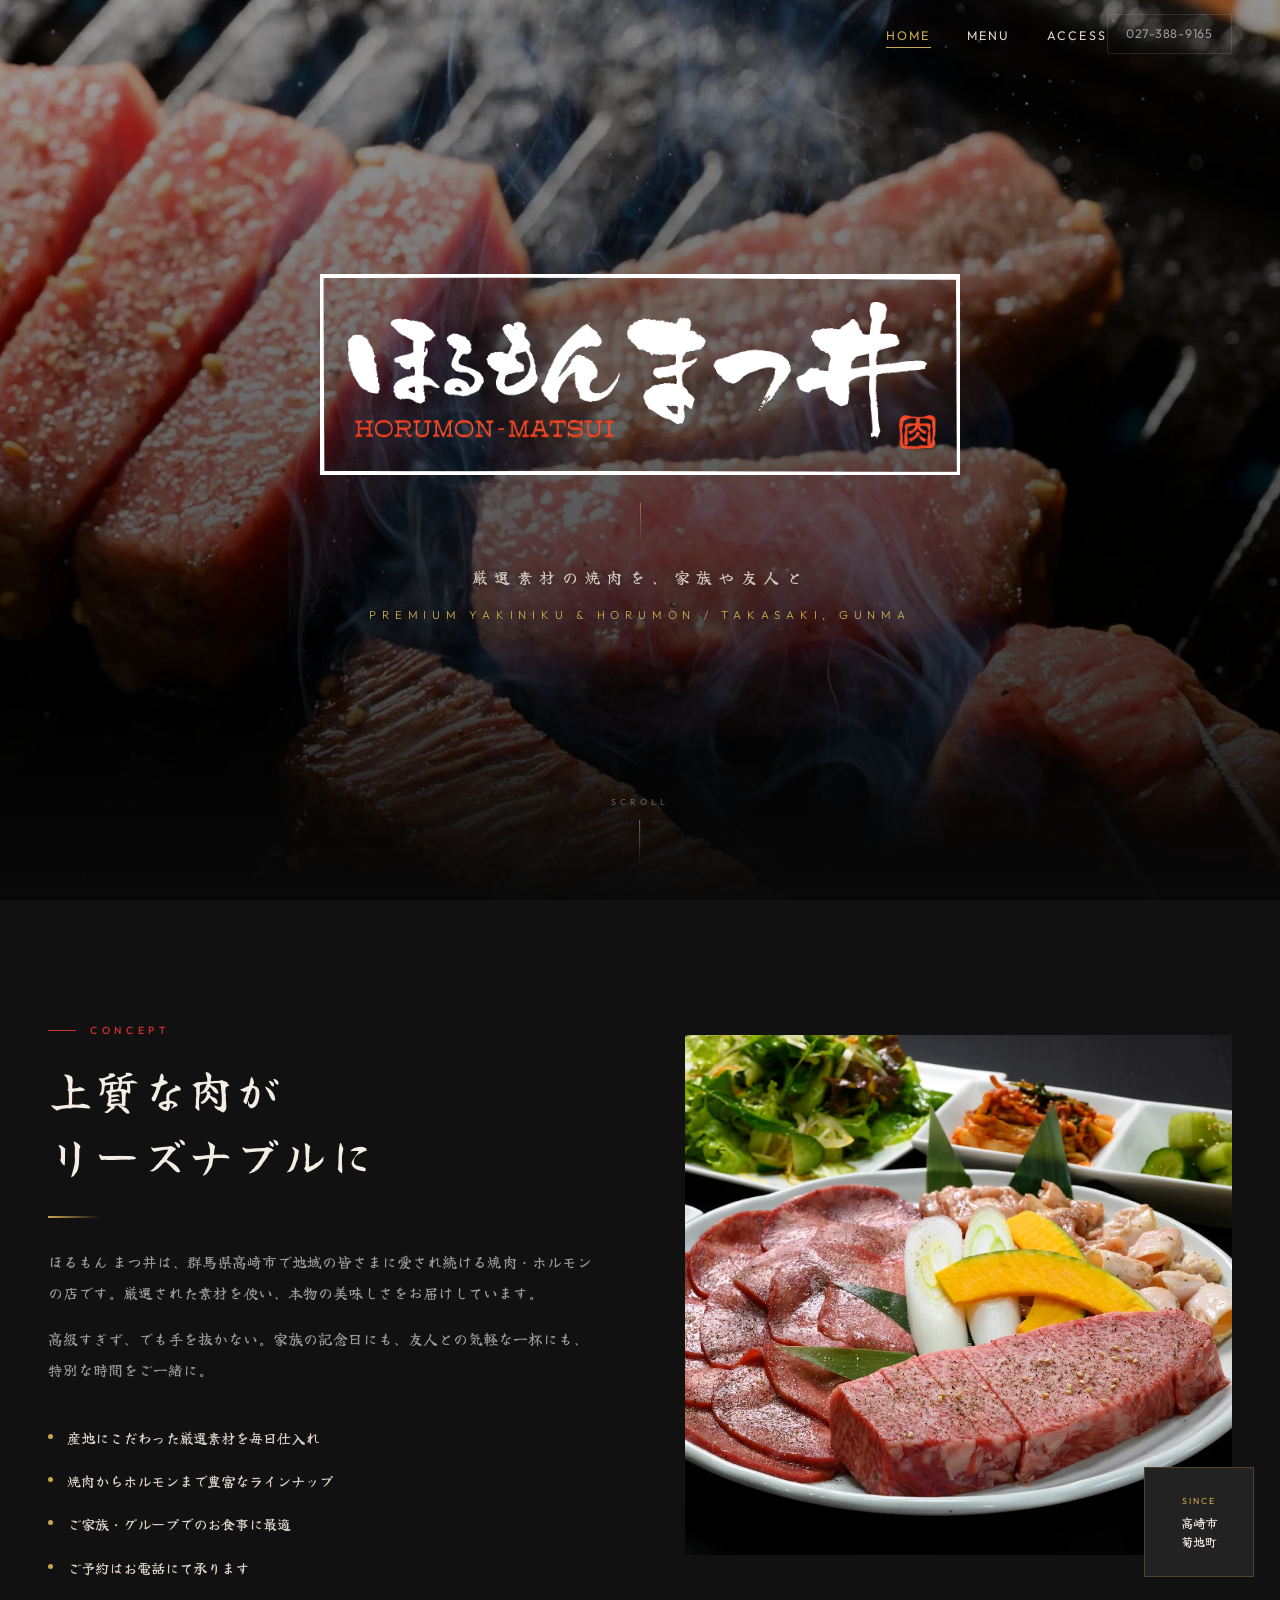
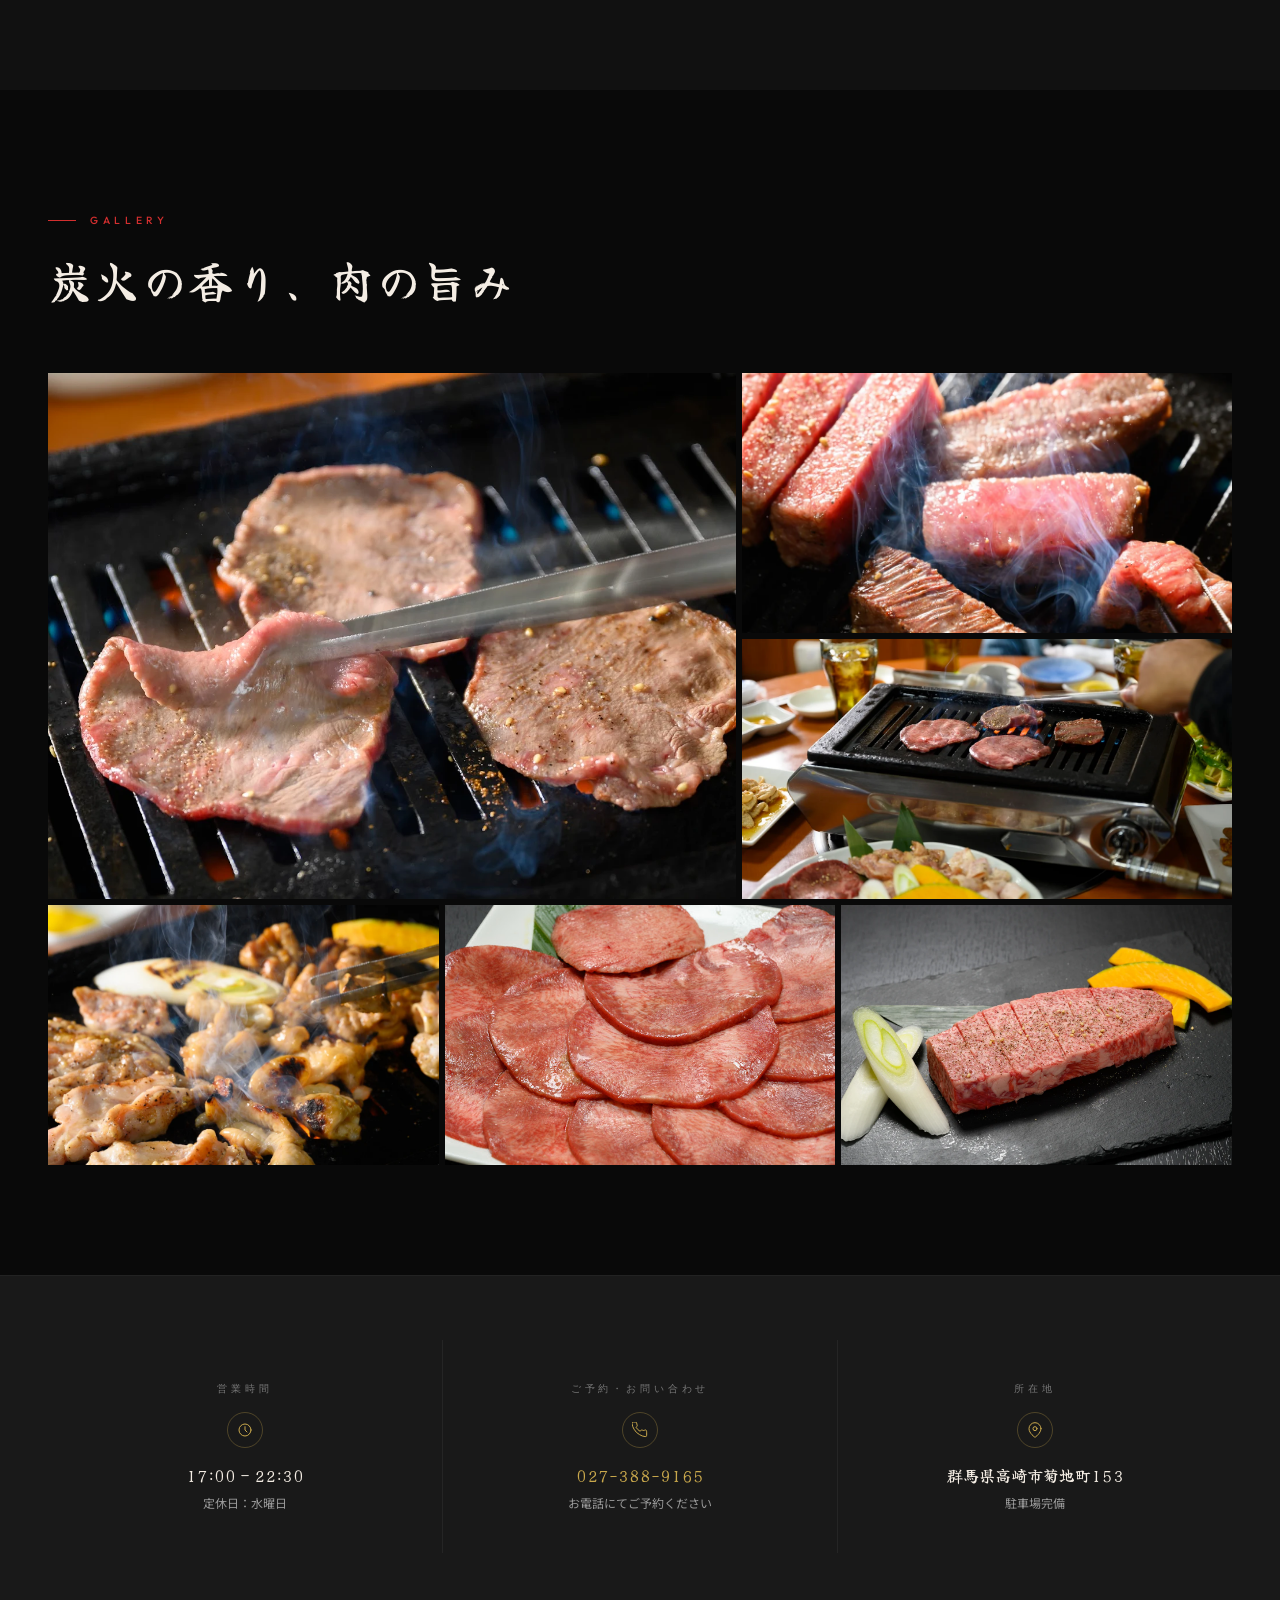
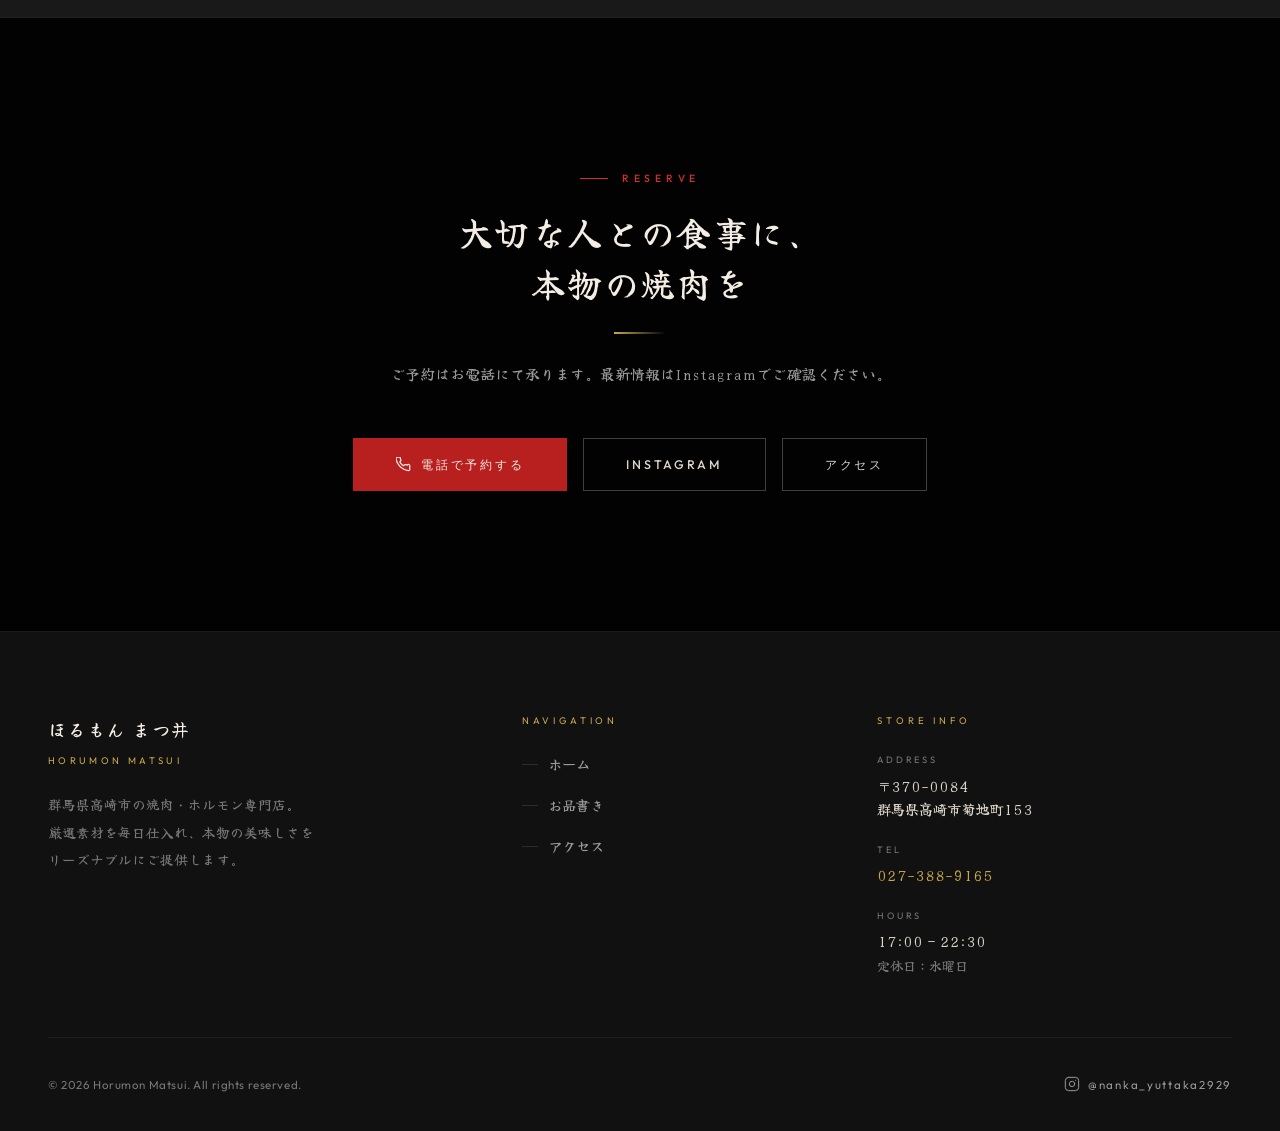
<file: index.html>
<!DOCTYPE html>
<html lang="ja">
<head>
  <meta charset="UTF-8">
  <meta name="viewport" content="width=device-width, initial-scale=1.0">
  <meta name="google-site-verification" content="Ankgw-_R-_w3kQIQNMigDXSFljtSy2lG7OfM6cgl9tM" />
  <title>ほるもん まつ井 | 群馬県高崎市の焼肉・ホルモン</title>
  <meta name="description" content="群馬県高崎市にある焼肉・ホルモンの店「ほるもん まつ井」。上質な肉をリーズナブルに。家族や友人との食事に厳選素材の焼肉をどうぞ。営業時間17:00〜22:30、水曜定休。">
  <meta property="og:title" content="ほるもん まつ井 | 群馬県高崎市の焼肉・ホルモン">
  <meta property="og:description" content="上質な肉がリーズナブルに。群馬県高崎市の焼肉・ホルモン専門店。">
  <meta property="og:type" content="website">
  <link rel="icon" href="img/%E3%83%95%E3%82%A1%E3%83%93%E3%82%B3%E3%83%B3.png" type="image/png">
  <link rel="stylesheet" href="style.css">
</head>
<body>

  <!-- ================================================
       NAVIGATION
       ================================================ -->
  <header>
    <nav class="nav" id="nav">


      <ul class="nav-links">
        <li><a href="index.html" class="active">Home</a></li>
        <li><a href="menu.html">Menu</a></li>
        <li><a href="access.html">Access</a></li>
      </ul>

      <a href="tel:0273889165" class="nav-tel">027-388-9165</a>

      <button class="hamburger" id="hamburger" aria-label="メニューを開く" aria-expanded="false">
        <span></span><span></span><span></span>
      </button>
    </nav>

    <!-- Mobile Menu -->
    <div class="mobile-menu" id="mobileMenu" aria-hidden="true">
      <div class="mobile-menu-inner">
        <ul class="mobile-menu-links">
          <li>
            <a href="index.html">
              ホーム
              <span class="en">Home</span>
            </a>
          </li>
          <li>
            <a href="menu.html">
              お品書き
              <span class="en">Menu</span>
            </a>
          </li>
          <li>
            <a href="access.html">
              アクセス
              <span class="en">Access</span>
            </a>
          </li>
        </ul>
        <div class="mobile-menu-sep"></div>
        <div class="mobile-menu-bottom">
          <p class="mobile-menu-tel-label">ご予約・お問い合わせ</p>
          <a href="tel:0273889165" class="mobile-menu-tel">027-388-9165</a>
        </div>
      </div>
    </div>
  </header>

  <main>

    <!-- ================================================
         HERO
         ================================================ -->
    <section class="hero" id="hero">
      <div class="hero-bg" id="heroBg"></div>
      <div class="hero-overlay"></div>
      <div class="hero-overlay-bottom"></div>

      <div class="hero-content">
        <img
          class="hero-logo"
          src="img/%E3%83%AD%E3%82%B4_%E9%80%8F%E9%81%8E.png"
          alt="ほるもん まつ井"
          width="640"
          height="200"
        >
        <div class="hero-line"></div>
        <p class="hero-tagline">厳選素材の焼肉を、家族や友人と</p>
        <p class="hero-tagline-sub">Premium Yakiniku &amp; Horumon / Takasaki, Gunma</p>
      </div>

      <div class="hero-scroll" aria-hidden="true">
        <span class="hero-scroll-text">Scroll</span>
        <div class="hero-scroll-line"></div>
      </div>
    </section>

    <!-- ================================================
         CONCEPT
         ================================================ -->
    <section class="concept section" id="concept">
      <div class="section-inner concept-grid">

        <!-- Text -->
        <div class="concept-text">
          <p class="section-badge reveal">Concept</p>
          <h2 class="section-title reveal reveal-delay-1">
            上質な肉が<br>リーズナブルに
          </h2>
          <div class="gold-line reveal reveal-delay-2"></div>
          <p class="section-body reveal reveal-delay-2">
            ほるもん まつ井は、群馬県高崎市で地域の皆さまに愛され続ける焼肉・ホルモンの店です。厳選された素材を使い、本物の美味しさをお届けしています。
          </p>
          <p class="section-body reveal reveal-delay-3" style="margin-top:14px;">
            高級すぎず、でも手を抜かない。家族の記念日にも、友人との気軽な一杯にも、特別な時間をご一緒に。
          </p>
          <ul class="concept-list reveal reveal-delay-3">
            <li>産地にこだわった厳選素材を毎日仕入れ</li>
            <li>焼肉からホルモンまで豊富なラインナップ</li>
            <li>ご家族・グループでのお食事に最適</li>
            <li>ご予約はお電話にて承ります</li>
          </ul>
        </div>

        <!-- Image -->
        <div class="concept-img-wrap reveal reveal-delay-2">
          <img
            src="img/%E3%82%A4%E3%83%A1%E3%83%BC%E3%82%B8%E2%91%A5.webp"
            alt="厳選素材の盛り合わせ"
            loading="lazy"
          >
          <div class="concept-img-badge">
            <span class="concept-img-badge-label">Since</span>
            <span class="concept-img-badge-text">高崎市<br>菊地町</span>
          </div>
        </div>

      </div>
    </section>

    <!-- ================================================
         GALLERY
         ================================================ -->
    <section class="gallery-section" id="gallery">
      <div class="gallery-header">
        <p class="section-badge reveal">Gallery</p>
        <h2 class="section-title reveal reveal-delay-1">炭火の香り、肉の旨み</h2>
      </div>

      <div class="gallery-grid">
        <div class="g-item reveal">
          <img src="img/%E3%82%A4%E3%83%A1%E3%83%BC%E3%82%B8%E2%91%A2.webp" alt="焼肉シーン" loading="lazy">
          <div class="g-item-overlay"></div>
        </div>
        <div class="g-item reveal reveal-delay-1">
          <img src="img/%E3%82%A4%E3%83%A1%E3%83%BC%E3%82%B8%E2%91%A0.webp" alt="グリルの上の肉" loading="lazy">
          <div class="g-item-overlay"></div>
        </div>
        <div class="g-item reveal reveal-delay-2">
          <img src="img/%E3%82%A4%E3%83%A1%E3%83%BC%E3%82%B8%E2%91%A3.webp" alt="テーブルの様子" loading="lazy">
          <div class="g-item-overlay"></div>
        </div>
        <div class="g-item reveal reveal-delay-1">
          <img src="img/%E3%82%A4%E3%83%A1%E3%83%BC%E3%82%B8%E2%91%A4.webp" alt="ホルモンの炭火焼き" loading="lazy">
          <div class="g-item-overlay"></div>
        </div>
        <div class="g-item reveal reveal-delay-2">
          <img src="img/%E3%82%A4%E3%83%A1%E3%83%BC%E3%82%B8%E2%91%A6.jpg" alt="牛タンの盛り合わせ" loading="lazy">
          <div class="g-item-overlay"></div>
        </div>
        <div class="g-item reveal reveal-delay-3">
          <img src="img/%E3%83%A1%E3%83%8B%E3%83%A5%E3%83%BC%E2%91%A0.webp" alt="厚切り牛肉" loading="lazy">
          <div class="g-item-overlay"></div>
        </div>
      </div>
    </section>

    <!-- ================================================
         INFO BAR
         ================================================ -->
    <div class="info-bar">
      <div class="info-bar-inner">
        <!-- Hours -->
        <div class="info-bar-item reveal">
          <p class="info-bar-label">営業時間</p>
          <div class="info-bar-icon">
            <svg viewBox="0 0 24 24" aria-hidden="true">
              <circle cx="12" cy="12" r="9"/>
              <polyline points="12 7 12 12 15 15"/>
            </svg>
          </div>
          <p class="info-bar-value">
            17:00 &ndash; 22:30
            <small>定休日：水曜日</small>
          </p>
        </div>
        <!-- Phone -->
        <div class="info-bar-item reveal reveal-delay-1">
          <p class="info-bar-label">ご予約・お問い合わせ</p>
          <div class="info-bar-icon">
            <svg viewBox="0 0 24 24" aria-hidden="true">
              <path d="M22 16.92v3a2 2 0 01-2.18 2 19.79 19.79 0 01-8.63-3.07A19.5 19.5 0 013.07 10.8a19.79 19.79 0 01-3.07-8.68A2 2 0 012 0h3a2 2 0 012 1.72 12.84 12.84 0 00.7 2.81 2 2 0 01-.45 2.11L6.09 7.91a16 16 0 006 6l1.27-1.27a2 2 0 012.11-.45 12.84 12.84 0 002.81.7A2 2 0 0122 14z"/>
            </svg>
          </div>
          <p class="info-bar-value">
            <a href="tel:0273889165" style="color:var(--gold)">027-388-9165</a>
            <small>お電話にてご予約ください</small>
          </p>
        </div>
        <!-- Location -->
        <div class="info-bar-item reveal reveal-delay-2">
          <p class="info-bar-label">所在地</p>
          <div class="info-bar-icon">
            <svg viewBox="0 0 24 24" aria-hidden="true">
              <path d="M21 10c0 7-9 13-9 13s-9-6-9-13a9 9 0 0118 0z"/>
              <circle cx="12" cy="10" r="3"/>
            </svg>
          </div>
          <p class="info-bar-value">
            群馬県高崎市菊地町153
            <small>駐車場完備</small>
          </p>
        </div>
      </div>
    </div>

    <!-- ================================================
         CTA
         ================================================ -->
    <section class="cta-section" id="cta">
      <div class="cta-bg"></div>
      <div class="cta-overlay"></div>
      <div class="cta-content">
        <p class="section-badge reveal" style="justify-content:center;">Reserve</p>
        <h2 class="section-title reveal reveal-delay-1">
          大切な人との食事に、<br>本物の焼肉を
        </h2>
        <div class="gold-line reveal reveal-delay-2" style="margin:24px auto;"></div>
        <p class="section-body reveal reveal-delay-2">
          ご予約はお電話にて承ります。最新情報はInstagramでご確認ください。
        </p>
        <div class="btn-group reveal reveal-delay-3" style="margin-top:40px;">
          <a href="tel:0273889165" class="btn btn-primary">
            <svg width="15" height="15" viewBox="0 0 24 24" fill="none" stroke="currentColor" stroke-width="2" stroke-linecap="round" stroke-linejoin="round" aria-hidden="true">
              <path d="M22 16.92v3a2 2 0 01-2.18 2 19.79 19.79 0 01-8.63-3.07A19.5 19.5 0 013.07 10.8a19.79 19.79 0 01-3.07-8.68A2 2 0 012 0h3a2 2 0 012 1.72 12.84 12.84 0 00.7 2.81 2 2 0 01-.45 2.11L6.09 7.91a16 16 0 006 6l1.27-1.27a2 2 0 012.11-.45 12.84 12.84 0 002.81.7A2 2 0 0122 14z"/>
            </svg>
            電話で予約する
          </a>
          <a href="https://www.instagram.com/nanka_yuttaka2929/" target="_blank" rel="noopener" class="btn btn-outline">
            Instagram
          </a>
          <a href="access.html" class="btn btn-outline">アクセス</a>
        </div>
      </div>
    </section>

  </main>

  <!-- ================================================
       FOOTER
       ================================================ -->
  <footer class="footer" id="footer">
    <div class="footer-inner">
      <div class="footer-top">
        <!-- Brand -->
        <div>
          <p class="footer-brand-jp">ほるもん まつ井</p>
          <p class="footer-brand-en">Horumon Matsui</p>
          <p class="footer-desc">
            群馬県高崎市の焼肉・ホルモン専門店。<br>
            厳選素材を毎日仕入れ、本物の美味しさを<br>
            リーズナブルにご提供します。
          </p>
        </div>
        <!-- Navigation -->
        <div>
          <p class="footer-col-title">Navigation</p>
          <ul class="footer-nav-list">
            <li><a href="index.html">ホーム</a></li>
            <li><a href="menu.html">お品書き</a></li>
            <li><a href="access.html">アクセス</a></li>
          </ul>
        </div>
        <!-- Info -->
        <div>
          <p class="footer-col-title">Store Info</p>
          <ul class="footer-info-list">
            <li class="footer-info-item">
              <p class="footer-info-label">Address</p>
              <p class="footer-info-val">〒370-0084<br>群馬県高崎市菊地町153</p>
            </li>
            <li class="footer-info-item">
              <p class="footer-info-label">Tel</p>
              <p class="footer-info-val"><a href="tel:0273889165" style="color:var(--gold)">027-388-9165</a></p>
            </li>
            <li class="footer-info-item">
              <p class="footer-info-label">Hours</p>
              <p class="footer-info-val">17:00 &ndash; 22:30<br><span style="font-size:0.82rem;color:var(--gray)">定休日：水曜日</span></p>
            </li>
          </ul>
        </div>
      </div>

      <div class="footer-bottom">
        <p class="footer-copy">&copy; 2026 Horumon Matsui. All rights reserved.</p>
        <a href="https://www.instagram.com/nanka_yuttaka2929/" target="_blank" rel="noopener" class="footer-ig">
          <svg viewBox="0 0 24 24" aria-hidden="true">
            <rect x="2" y="2" width="20" height="20" rx="5" ry="5"/>
            <path d="M16 11.37A4 4 0 1112.63 8 4 4 0 0116 11.37z"/>
            <line x1="17.5" y1="6.5" x2="17.51" y2="6.5"/>
          </svg>
          @nanka_yuttaka2929
        </a>
      </div>
    </div>
  </footer>

  <!-- ================================================
       JAVASCRIPT
       ================================================ -->
  <script>
    // ── Nav scroll effect ──────────────────────────
    const nav = document.getElementById('nav');
    const onScroll = () => {
      nav.classList.toggle('scrolled', window.scrollY > 40);
    };
    window.addEventListener('scroll', onScroll, { passive: true });
    onScroll();

    // ── Hero background animation ──────────────────
    const heroBg = document.getElementById('heroBg');
    if (heroBg) {
      requestAnimationFrame(() => {
        heroBg.classList.add('loaded');
      });
    }

    // ── Hamburger menu ─────────────────────────────
    const hamburger = document.getElementById('hamburger');
    const mobileMenu = document.getElementById('mobileMenu');
    let menuOpen = false;

    const toggleMenu = () => {
      menuOpen = !menuOpen;
      hamburger.classList.toggle('open', menuOpen);
      mobileMenu.classList.toggle('active', menuOpen);
      hamburger.setAttribute('aria-expanded', menuOpen);
      mobileMenu.setAttribute('aria-hidden', !menuOpen);
      document.body.style.overflow = menuOpen ? 'hidden' : '';
    };

    hamburger.addEventListener('click', toggleMenu);

    // Close on nav link click
    mobileMenu.querySelectorAll('a').forEach(link => {
      link.addEventListener('click', () => {
        if (menuOpen) toggleMenu();
      });
    });

    // ── Intersection Observer for reveal ──────────
    const revealEls = document.querySelectorAll('.reveal');
    const observer = new IntersectionObserver((entries) => {
      entries.forEach(entry => {
        if (entry.isIntersecting) {
          entry.target.classList.add('is-visible');
          observer.unobserve(entry.target);
        }
      });
    }, { threshold: 0.12, rootMargin: '0px 0px -40px 0px' });

    revealEls.forEach(el => observer.observe(el));
  </script>

</body>
</html>
</file>
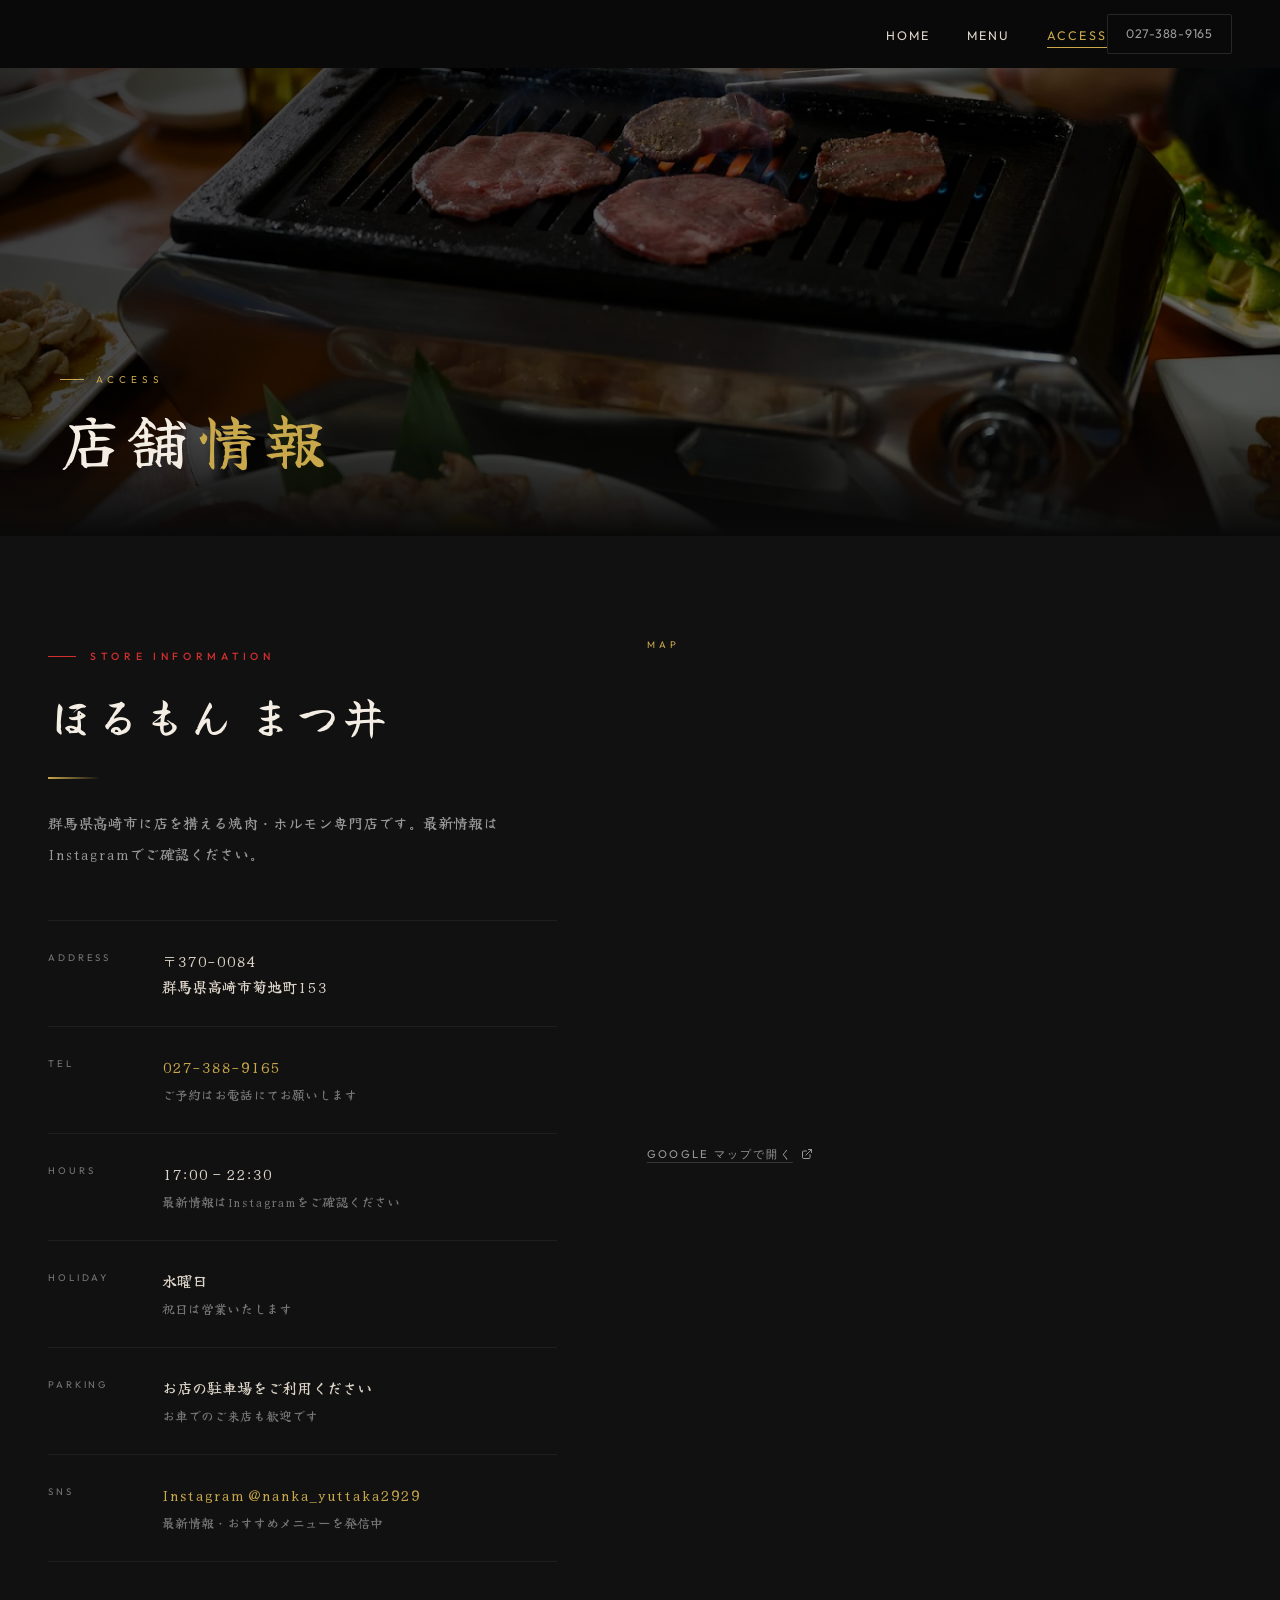
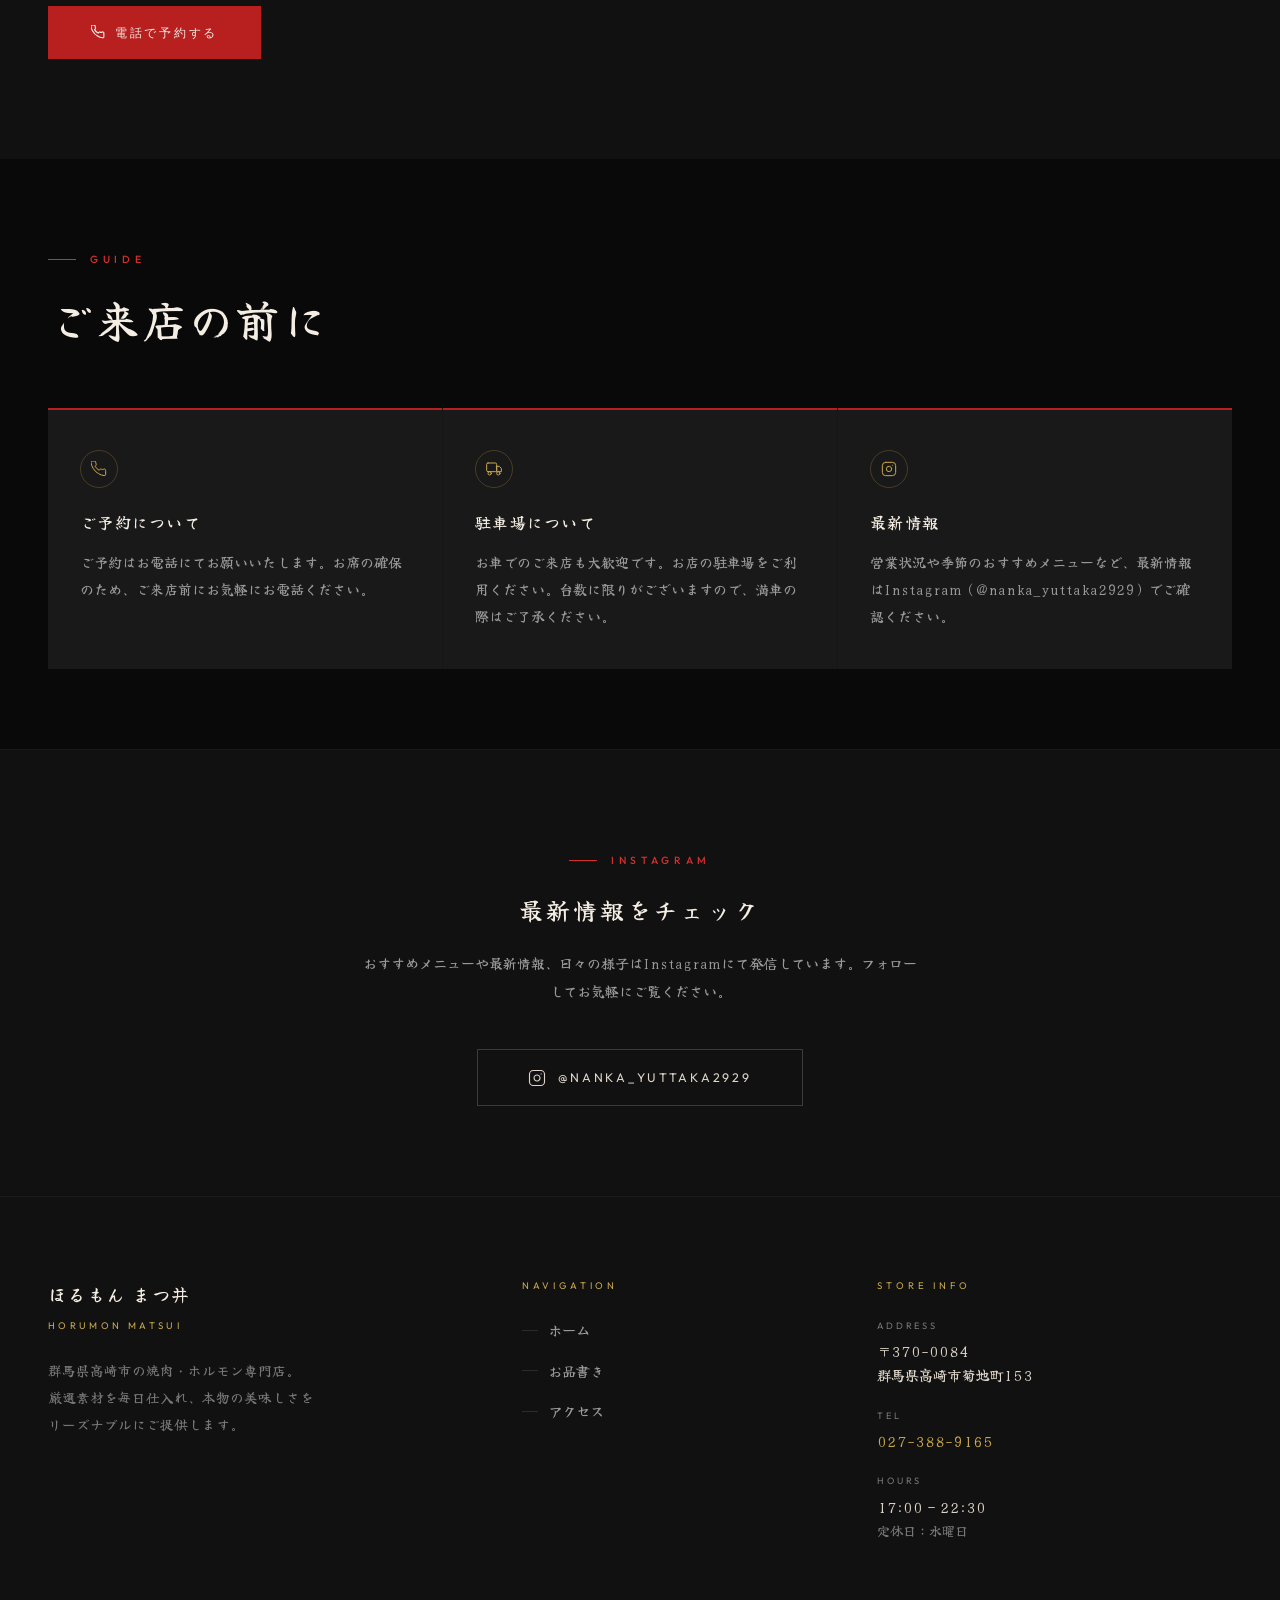
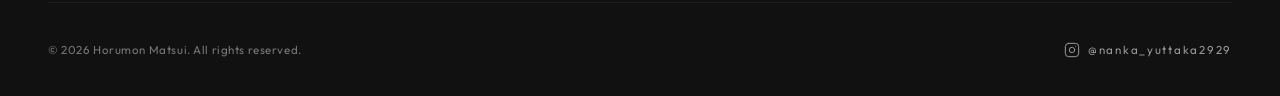
<file: access.html>
<!DOCTYPE html>
<html lang="ja">
<head>
  <meta charset="UTF-8">
  <meta name="viewport" content="width=device-width, initial-scale=1.0">
  <title>アクセス・店舗情報 | ほるもん まつ井</title>
  <meta name="description" content="ほるもん まつ井のアクセス・店舗情報。群馬県高崎市菊地町153。営業時間17:00〜22:30、水曜定休。ご予約はお電話027-388-9165まで。">
  <link rel="icon" href="img/%E3%83%95%E3%82%A1%E3%83%93%E3%82%B3%E3%83%B3.png" type="image/png">
  <link rel="stylesheet" href="style.css">
</head>
<body>

  <!-- ================================================
       NAVIGATION
       ================================================ -->
  <header>
    <nav class="nav" id="nav">


      <ul class="nav-links">
        <li><a href="index.html">Home</a></li>
        <li><a href="menu.html">Menu</a></li>
        <li><a href="access.html" class="active">Access</a></li>
      </ul>

      <a href="tel:0273889165" class="nav-tel">027-388-9165</a>

      <button class="hamburger" id="hamburger" aria-label="メニューを開く" aria-expanded="false">
        <span></span><span></span><span></span>
      </button>
    </nav>

    <!-- Mobile Menu -->
    <div class="mobile-menu" id="mobileMenu" aria-hidden="true">
      <div class="mobile-menu-inner">
        <ul class="mobile-menu-links">
          <li>
            <a href="index.html">
              ホーム
              <span class="en">Home</span>
            </a>
          </li>
          <li>
            <a href="menu.html">
              お品書き
              <span class="en">Menu</span>
            </a>
          </li>
          <li>
            <a href="access.html">
              アクセス
              <span class="en">Access</span>
            </a>
          </li>
        </ul>
        <div class="mobile-menu-sep"></div>
        <div class="mobile-menu-bottom">
          <p class="mobile-menu-tel-label">ご予約・お問い合わせ</p>
          <a href="tel:0273889165" class="mobile-menu-tel">027-388-9165</a>
        </div>
      </div>
    </div>
  </header>

  <main>

    <!-- ================================================
         PAGE HERO
         ================================================ -->
    <section class="page-hero">
      <div class="page-hero-bg" style="background-image: url('img/%E3%82%A4%E3%83%A1%E3%83%BC%E3%82%B8%E2%91%A3.webp'); background-position: center 60%;"></div>
      <div class="page-hero-overlay"></div>
      <div class="page-hero-bottom"></div>
      <div class="page-hero-content">
        <p class="page-hero-badge">Access</p>
        <h1 class="page-hero-title">店舗<em>情報</em></h1>
      </div>
    </section>

    <!-- ================================================
         ACCESS BODY
         ================================================ -->
    <section class="access-body">
      <div class="access-grid">

        <!-- Info -->
        <div>
          <div class="access-info-head">
            <p class="section-badge reveal">Store Information</p>
            <h2 class="section-title reveal reveal-delay-1">ほるもん まつ井</h2>
            <div class="gold-line reveal reveal-delay-2"></div>
            <p class="section-body reveal reveal-delay-2">
              群馬県高崎市に店を構える焼肉・ホルモン専門店です。最新情報はInstagramでご確認ください。
            </p>
          </div>

          <ul class="access-info-list reveal reveal-delay-2">
            <li class="access-info-row">
              <span class="access-row-label">Address</span>
              <span class="access-row-val">
                〒370-0084<br>
                群馬県高崎市菊地町153
              </span>
            </li>
            <li class="access-info-row">
              <span class="access-row-label">Tel</span>
              <span class="access-row-val">
                <a href="tel:0273889165">027-388-9165</a>
                <span class="note">ご予約はお電話にてお願いします</span>
              </span>
            </li>
            <li class="access-info-row">
              <span class="access-row-label">Hours</span>
              <span class="access-row-val">
                17:00 &ndash; 22:30
                <span class="note">最新情報はInstagramをご確認ください</span>
              </span>
            </li>
            <li class="access-info-row">
              <span class="access-row-label">Holiday</span>
              <span class="access-row-val">
                水曜日
                <span class="note">祝日は営業いたします</span>
              </span>
            </li>
            <li class="access-info-row">
              <span class="access-row-label">Parking</span>
              <span class="access-row-val">
                お店の駐車場をご利用ください
                <span class="note">お車でのご来店も歓迎です</span>
              </span>
            </li>
            <li class="access-info-row">
              <span class="access-row-label">SNS</span>
              <span class="access-row-val">
                <a href="https://www.instagram.com/nanka_yuttaka2929/" target="_blank" rel="noopener">
                  Instagram @nanka_yuttaka2929
                </a>
                <span class="note">最新情報・おすすめメニューを発信中</span>
              </span>
            </li>
          </ul>

          <!-- Reserve CTA -->
          <div style="margin-top:44px;" class="reveal reveal-delay-3">
            <a href="tel:0273889165" class="btn btn-primary">
              <svg width="14" height="14" viewBox="0 0 24 24" fill="none" stroke="currentColor" stroke-width="2" stroke-linecap="round" stroke-linejoin="round" aria-hidden="true">
                <path d="M22 16.92v3a2 2 0 01-2.18 2 19.79 19.79 0 01-8.63-3.07A19.5 19.5 0 013.07 10.8a19.79 19.79 0 01-3.07-8.68A2 2 0 012 0h3a2 2 0 012 1.72 12.84 12.84 0 00.7 2.81 2 2 0 01-.45 2.11L6.09 7.91a16 16 0 006 6l1.27-1.27a2 2 0 012.11-.45 12.84 12.84 0 002.81.7A2 2 0 0122 14z"/>
              </svg>
              電話で予約する
            </a>
          </div>
        </div>

        <!-- Map -->
        <div class="access-map-wrap reveal reveal-delay-2">
          <p class="access-map-title">Map</p>
          <iframe
            src="https://maps.google.co.jp/maps?q=%E3%81%BB%E3%82%8B%E3%82%82%E3%82%93%20%E3%81%BE%E3%81%A4%E4%BA%95%20%E7%BE%A4%E9%A6%AC%E7%9C%8C%E9%AB%98%E5%B4%8E%E5%B8%82%E8%8F%8A%E5%9C%B0%E7%94%BA153&hl=ja&output=embed&z=16"
            title="ほるもん まつ井 地図"
            allowfullscreen=""
            loading="lazy"
            referrerpolicy="no-referrer-when-downgrade"
          ></iframe>
          <a
            href="https://www.google.com/maps/place/%E3%81%BB%E3%82%8B%E3%82%82%E3%82%93+%E3%81%BE%E3%81%A4%E4%BA%95/data=!4m2!3m1!1s0x0:0x31b1ec95597d3610"
            target="_blank"
            rel="noopener"
            class="access-map-link"
          >
            Google マップで開く
            <svg width="12" height="12" viewBox="0 0 24 24" fill="none" stroke="currentColor" stroke-width="2" stroke-linecap="round" stroke-linejoin="round" aria-hidden="true">
              <path d="M18 13v6a2 2 0 01-2 2H5a2 2 0 01-2-2V8a2 2 0 012-2h6"/>
              <polyline points="15 3 21 3 21 9"/>
              <line x1="10" y1="14" x2="21" y2="3"/>
            </svg>
          </a>
        </div>

      </div>
    </section>

    <!-- ================================================
         ACCESS NOTES
         ================================================ -->
    <section class="access-notes">
      <div class="access-notes-inner">
        <p class="section-badge reveal">Guide</p>
        <h2 class="section-title reveal reveal-delay-1">ご来店の前に</h2>

        <div class="access-notes-grid">
          <!-- Card 1 -->
          <div class="access-note-card reveal">
            <div class="access-note-icon">
              <svg viewBox="0 0 24 24" aria-hidden="true">
                <path d="M22 16.92v3a2 2 0 01-2.18 2 19.79 19.79 0 01-8.63-3.07A19.5 19.5 0 013.07 10.8a19.79 19.79 0 01-3.07-8.68A2 2 0 012 0h3a2 2 0 012 1.72 12.84 12.84 0 00.7 2.81 2 2 0 01-.45 2.11L6.09 7.91a16 16 0 006 6l1.27-1.27a2 2 0 012.11-.45 12.84 12.84 0 002.81.7A2 2 0 0122 14z"/>
              </svg>
            </div>
            <h3 class="access-note-title">ご予約について</h3>
            <p class="access-note-text">
              ご予約はお電話にてお願いいたします。お席の確保のため、ご来店前にお気軽にお電話ください。
            </p>
          </div>
          <!-- Card 2 -->
          <div class="access-note-card reveal reveal-delay-1">
            <div class="access-note-icon">
              <svg viewBox="0 0 24 24" aria-hidden="true">
                <rect x="1" y="3" width="15" height="13" rx="2" ry="2"/>
                <polygon points="16 8 20 8 23 11 23 16 16 16 16 8"/>
                <circle cx="5.5" cy="18.5" r="2.5"/>
                <circle cx="18.5" cy="18.5" r="2.5"/>
              </svg>
            </div>
            <h3 class="access-note-title">駐車場について</h3>
            <p class="access-note-text">
              お車でのご来店も大歓迎です。お店の駐車場をご利用ください。台数に限りがございますので、満車の際はご了承ください。
            </p>
          </div>
          <!-- Card 3 -->
          <div class="access-note-card reveal reveal-delay-2">
            <div class="access-note-icon">
              <svg viewBox="0 0 24 24" aria-hidden="true">
                <rect x="2" y="2" width="20" height="20" rx="5" ry="5"/>
                <path d="M16 11.37A4 4 0 1112.63 8 4 4 0 0116 11.37z"/>
                <line x1="17.5" y1="6.5" x2="17.51" y2="6.5"/>
              </svg>
            </div>
            <h3 class="access-note-title">最新情報</h3>
            <p class="access-note-text">
              営業状況や季節のおすすめメニューなど、最新情報はInstagram（@nanka_yuttaka2929）でご確認ください。
            </p>
          </div>
        </div>
      </div>
    </section>

    <!-- ================================================
         INSTAGRAM CTA
         ================================================ -->
    <section class="ig-section">
      <div class="ig-section-inner">
        <p class="section-badge reveal" style="justify-content:center;">Instagram</p>
        <h2 class="ig-title reveal reveal-delay-1">最新情報をチェック</h2>
        <p class="ig-body reveal reveal-delay-2">
          おすすめメニューや最新情報、日々の様子はInstagramにて発信しています。フォローしてお気軽にご覧ください。
        </p>
        <a
          href="https://www.instagram.com/nanka_yuttaka2929/"
          target="_blank"
          rel="noopener"
          class="ig-btn reveal reveal-delay-3"
        >
          <svg viewBox="0 0 24 24" aria-hidden="true">
            <rect x="2" y="2" width="20" height="20" rx="5" ry="5"/>
            <path d="M16 11.37A4 4 0 1112.63 8 4 4 0 0116 11.37z"/>
            <line x1="17.5" y1="6.5" x2="17.51" y2="6.5"/>
          </svg>
          @nanka_yuttaka2929
        </a>
      </div>
    </section>

  </main>

  <!-- ================================================
       FOOTER
       ================================================ -->
  <footer class="footer" id="footer">
    <div class="footer-inner">
      <div class="footer-top">
        <div>
          <p class="footer-brand-jp">ほるもん まつ井</p>
          <p class="footer-brand-en">Horumon Matsui</p>
          <p class="footer-desc">
            群馬県高崎市の焼肉・ホルモン専門店。<br>
            厳選素材を毎日仕入れ、本物の美味しさを<br>
            リーズナブルにご提供します。
          </p>
        </div>
        <div>
          <p class="footer-col-title">Navigation</p>
          <ul class="footer-nav-list">
            <li><a href="index.html">ホーム</a></li>
            <li><a href="menu.html">お品書き</a></li>
            <li><a href="access.html">アクセス</a></li>
          </ul>
        </div>
        <div>
          <p class="footer-col-title">Store Info</p>
          <ul class="footer-info-list">
            <li class="footer-info-item">
              <p class="footer-info-label">Address</p>
              <p class="footer-info-val">〒370-0084<br>群馬県高崎市菊地町153</p>
            </li>
            <li class="footer-info-item">
              <p class="footer-info-label">Tel</p>
              <p class="footer-info-val"><a href="tel:0273889165" style="color:var(--gold)">027-388-9165</a></p>
            </li>
            <li class="footer-info-item">
              <p class="footer-info-label">Hours</p>
              <p class="footer-info-val">17:00 &ndash; 22:30<br><span style="font-size:0.82rem;color:var(--gray)">定休日：水曜日</span></p>
            </li>
          </ul>
        </div>
      </div>
      <div class="footer-bottom">
        <p class="footer-copy">&copy; 2026 Horumon Matsui. All rights reserved.</p>
        <a href="https://www.instagram.com/nanka_yuttaka2929/" target="_blank" rel="noopener" class="footer-ig">
          <svg viewBox="0 0 24 24" aria-hidden="true">
            <rect x="2" y="2" width="20" height="20" rx="5" ry="5"/>
            <path d="M16 11.37A4 4 0 1112.63 8 4 4 0 0116 11.37z"/>
            <line x1="17.5" y1="6.5" x2="17.51" y2="6.5"/>
          </svg>
          @nanka_yuttaka2929
        </a>
      </div>
    </div>
  </footer>

  <script>
    const nav = document.getElementById('nav');
    window.addEventListener('scroll', () => {
      nav.classList.toggle('scrolled', window.scrollY > 40);
    }, { passive: true });
    nav.classList.add('scrolled');

    const hamburger = document.getElementById('hamburger');
    const mobileMenu = document.getElementById('mobileMenu');
    let menuOpen = false;
    const toggleMenu = () => {
      menuOpen = !menuOpen;
      hamburger.classList.toggle('open', menuOpen);
      mobileMenu.classList.toggle('active', menuOpen);
      hamburger.setAttribute('aria-expanded', menuOpen);
      mobileMenu.setAttribute('aria-hidden', !menuOpen);
      document.body.style.overflow = menuOpen ? 'hidden' : '';
    };
    hamburger.addEventListener('click', toggleMenu);
    mobileMenu.querySelectorAll('a').forEach(link => {
      link.addEventListener('click', () => { if (menuOpen) toggleMenu(); });
    });

    const observer = new IntersectionObserver((entries) => {
      entries.forEach(entry => {
        if (entry.isIntersecting) {
          entry.target.classList.add('is-visible');
          observer.unobserve(entry.target);
        }
      });
    }, { threshold: 0.12, rootMargin: '0px 0px -40px 0px' });
    document.querySelectorAll('.reveal').forEach(el => observer.observe(el));
  </script>

</body>
</html>
</file>
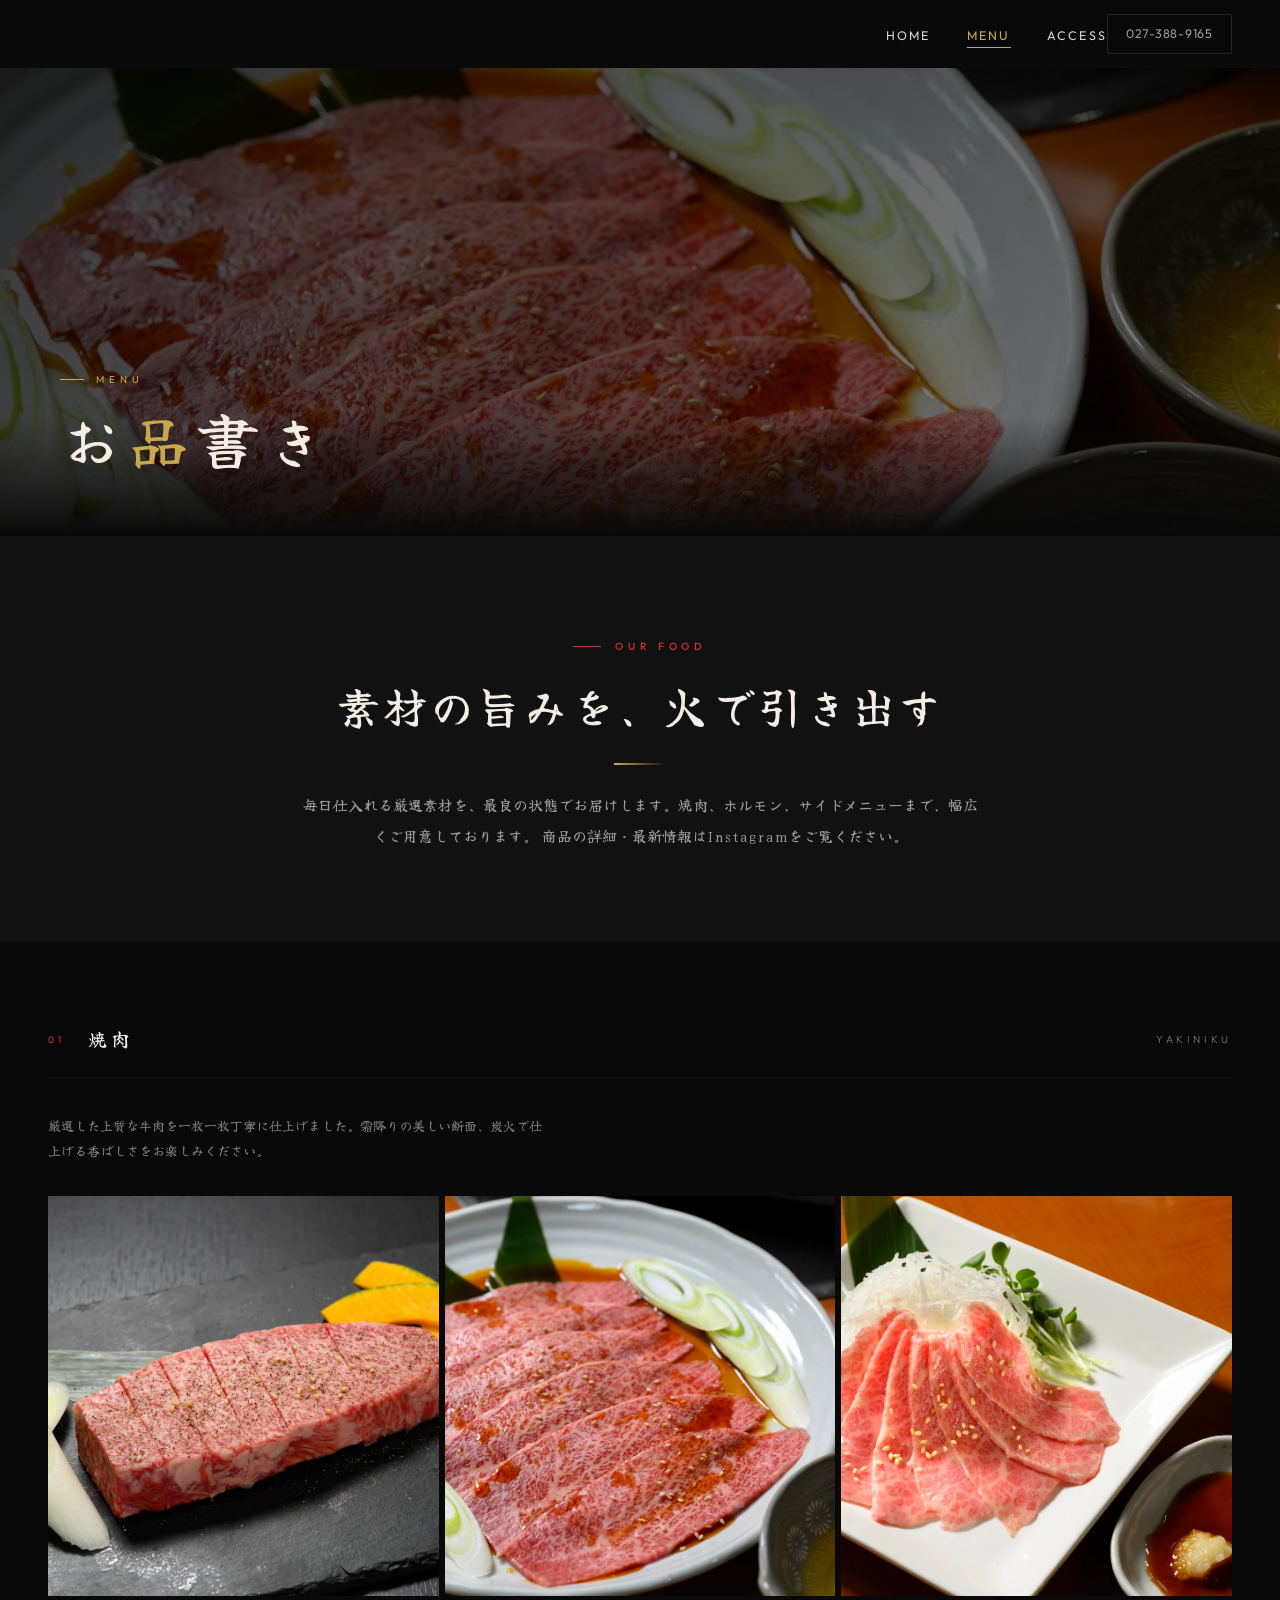
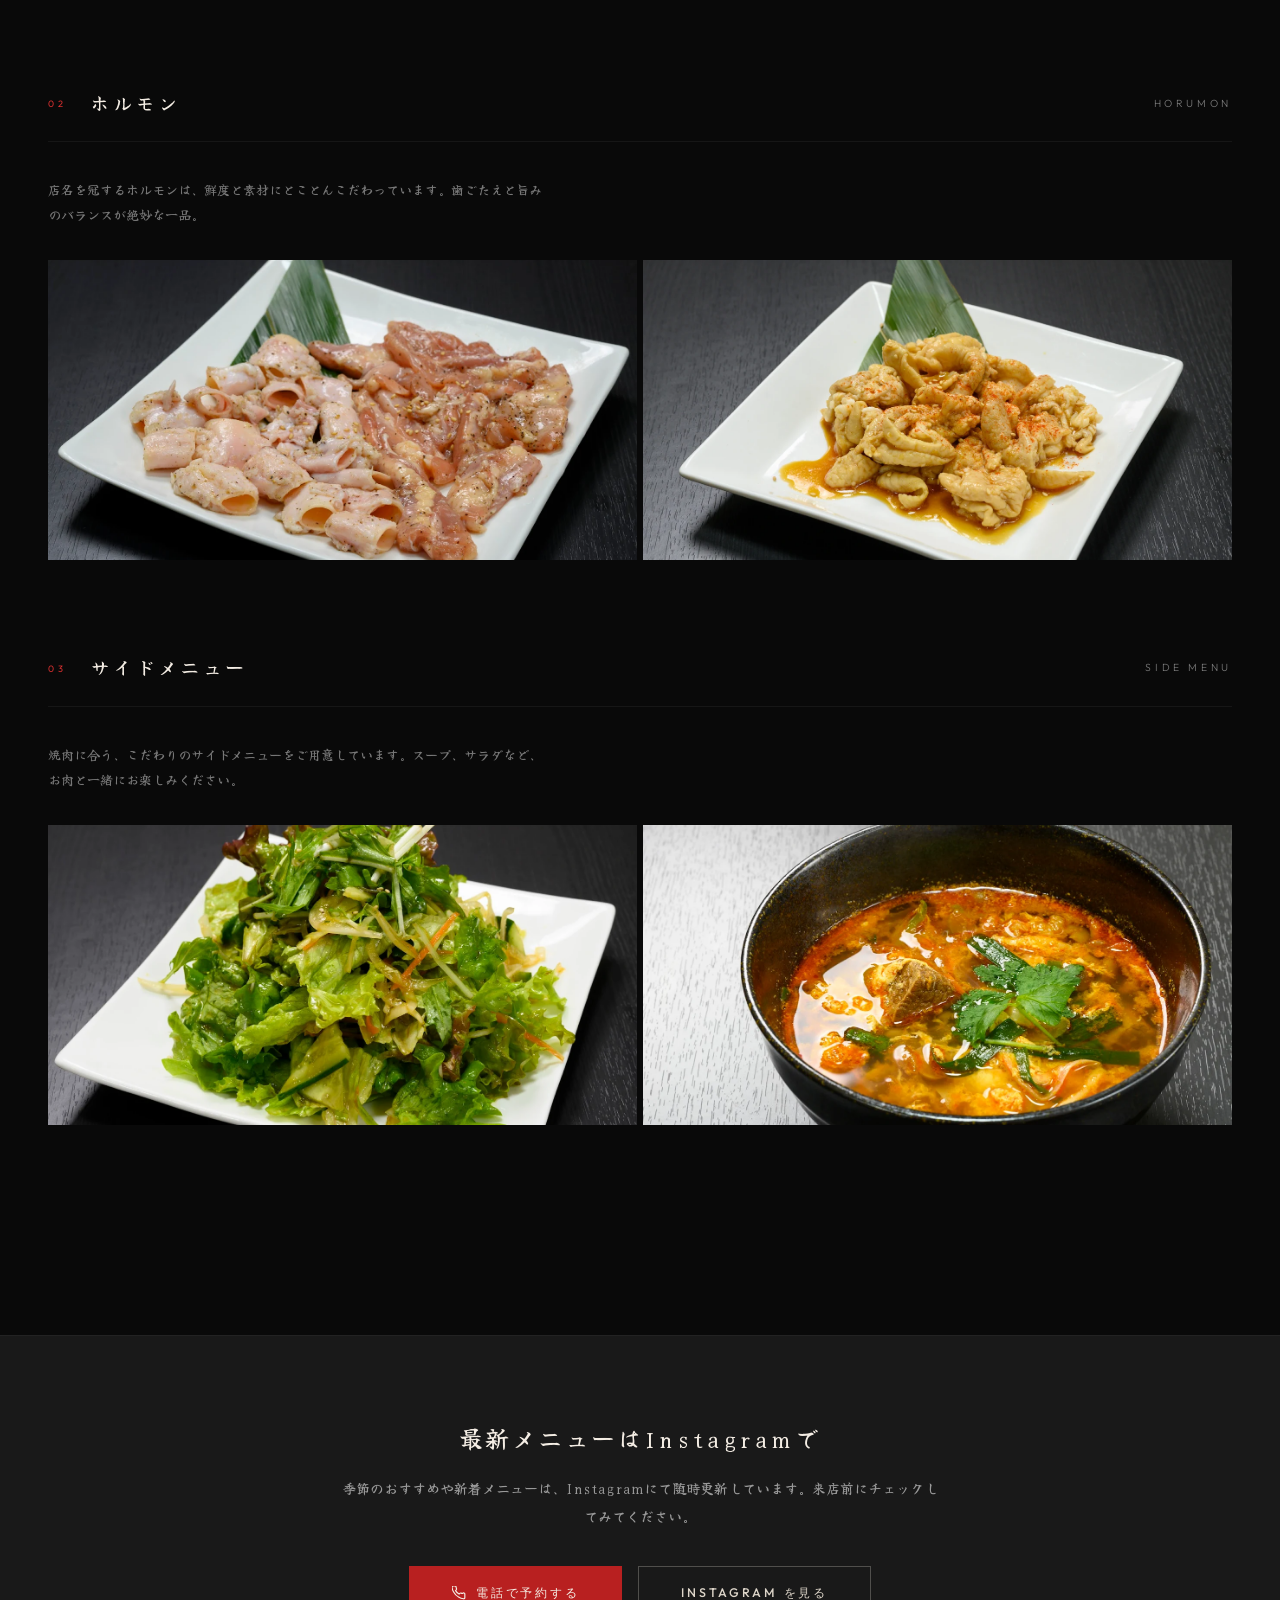
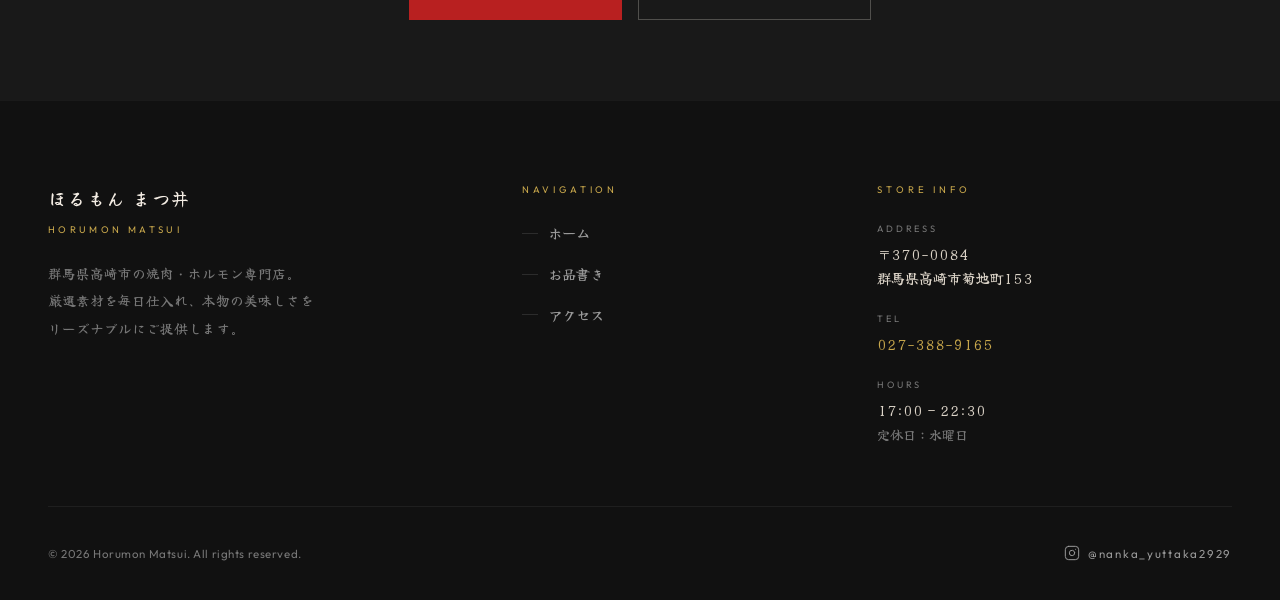
<file: menu.html>
<!DOCTYPE html>
<html lang="ja">
<head>
  <meta charset="UTF-8">
  <meta name="viewport" content="width=device-width, initial-scale=1.0">
  <title>お品書き | ほるもん まつ井</title>
  <meta name="description" content="ほるもん まつ井のお品書き。厳選素材の焼肉・ホルモンを豊富なラインナップでご提供。群馬県高崎市。">
  <link rel="icon" href="img/%E3%83%95%E3%82%A1%E3%83%93%E3%82%B3%E3%83%B3.png" type="image/png">
  <link rel="stylesheet" href="style.css">
</head>
<body>

  <!-- ================================================
       NAVIGATION
       ================================================ -->
  <header>
    <nav class="nav" id="nav">


      <ul class="nav-links">
        <li><a href="index.html">Home</a></li>
        <li><a href="menu.html" class="active">Menu</a></li>
        <li><a href="access.html">Access</a></li>
      </ul>

      <a href="tel:0273889165" class="nav-tel">027-388-9165</a>

      <button class="hamburger" id="hamburger" aria-label="メニューを開く" aria-expanded="false">
        <span></span><span></span><span></span>
      </button>
    </nav>

    <!-- Mobile Menu -->
    <div class="mobile-menu" id="mobileMenu" aria-hidden="true">
      <div class="mobile-menu-inner">
        <ul class="mobile-menu-links">
          <li>
            <a href="index.html">
              ホーム
              <span class="en">Home</span>
            </a>
          </li>
          <li>
            <a href="menu.html">
              お品書き
              <span class="en">Menu</span>
            </a>
          </li>
          <li>
            <a href="access.html">
              アクセス
              <span class="en">Access</span>
            </a>
          </li>
        </ul>
        <div class="mobile-menu-sep"></div>
        <div class="mobile-menu-bottom">
          <p class="mobile-menu-tel-label">ご予約・お問い合わせ</p>
          <a href="tel:0273889165" class="mobile-menu-tel">027-388-9165</a>
        </div>
      </div>
    </div>
  </header>

  <main>

    <!-- ================================================
         PAGE HERO
         ================================================ -->
    <section class="page-hero">
      <div class="page-hero-bg" style="background-image: url('img/%E3%83%A1%E3%83%8B%E3%83%A5%E3%83%BC%E2%91%A1.webp'); background-position: center 40%;"></div>
      <div class="page-hero-overlay"></div>
      <div class="page-hero-bottom"></div>
      <div class="page-hero-content">
        <p class="page-hero-badge">Menu</p>
        <h1 class="page-hero-title">お<em>品</em>書き</h1>
      </div>
    </section>

    <!-- ================================================
         MENU INTRO
         ================================================ -->
    <section class="menu-intro">
      <div class="section-inner">
        <p class="section-badge reveal" style="justify-content:center;">Our Food</p>
        <h2 class="section-title reveal reveal-delay-1">素材の旨みを、火で引き出す</h2>
        <div class="gold-line reveal reveal-delay-2"></div>
        <p class="section-body reveal reveal-delay-2">
          毎日仕入れる厳選素材を、最良の状態でお届けします。焼肉、ホルモン、サイドメニューまで、幅広くご用意しております。
          商品の詳細・最新情報はInstagramをご覧ください。
        </p>
      </div>
    </section>

    <!-- ================================================
         MENU BODY
         ================================================ -->
    <div class="menu-body">
      <div class="menu-body-inner">

        <!-- ── Category 01: 焼肉 ── -->
        <div class="menu-cat">
          <div class="menu-cat-header">
            <span class="menu-cat-num">01</span>
            <h2 class="menu-cat-title">焼肉</h2>
            <span class="menu-cat-title-en">Yakiniku</span>
          </div>
          <p class="menu-cat-note reveal">
            厳選した上質な牛肉を一枚一枚丁寧に仕上げました。霜降りの美しい断面、炭火で仕上げる香ばしさをお楽しみください。
          </p>
          <div class="menu-photos menu-photos-3col">
            <div class="menu-photo menu-photo-h-large reveal">
              <img src="img/%E3%83%A1%E3%83%8B%E3%83%A5%E3%83%BC%E2%91%A0.webp" alt="厚切り牛肉" loading="lazy">
            </div>
            <div class="menu-photo menu-photo-h-large reveal reveal-delay-1">
              <img src="img/%E3%83%A1%E3%83%8B%E3%83%A5%E3%83%BC%E2%91%A1.webp" alt="特製タレの牛肉" loading="lazy">
            </div>
            <div class="menu-photo menu-photo-h-large reveal reveal-delay-2">
              <img src="img/%E3%83%A1%E3%83%8B%E3%83%A5%E3%83%BC%E2%91%A2.webp" alt="霜降り肉の盛り合わせ" loading="lazy">
            </div>
          </div>
        </div>

        <!-- ── Category 02: ホルモン ── -->
        <div class="menu-cat">
          <div class="menu-cat-header">
            <span class="menu-cat-num">02</span>
            <h2 class="menu-cat-title">ホルモン</h2>
            <span class="menu-cat-title-en">Horumon</span>
          </div>
          <p class="menu-cat-note reveal">
            店名を冠するホルモンは、鮮度と素材にとことんこだわっています。歯ごたえと旨みのバランスが絶妙な一品。
          </p>
          <div class="menu-photos menu-photos-2col">
            <div class="menu-photo menu-photo-h-normal reveal">
              <img src="img/%E3%83%A1%E3%83%8B%E3%83%A5%E3%83%BC%E2%91%A3.webp" alt="ホルモンの盛り合わせ" loading="lazy">
            </div>
            <div class="menu-photo menu-photo-h-normal reveal reveal-delay-1">
              <img src="img/%E3%83%A1%E3%83%8B%E3%83%A5%E3%83%BC%E2%91%A5.webp" alt="タレ漬けホルモン" loading="lazy">
            </div>
          </div>
        </div>

        <!-- ── Category 03: サイドメニュー ── -->
        <div class="menu-cat">
          <div class="menu-cat-header">
            <span class="menu-cat-num">03</span>
            <h2 class="menu-cat-title">サイドメニュー</h2>
            <span class="menu-cat-title-en">Side Menu</span>
          </div>
          <p class="menu-cat-note reveal">
            焼肉に合う、こだわりのサイドメニューをご用意しています。スープ、サラダなど、お肉と一緒にお楽しみください。
          </p>
          <div class="menu-photos menu-photos-2col">
            <div class="menu-photo menu-photo-h-normal reveal">
              <img src="img/%E3%83%A1%E3%83%8B%E3%83%A5%E3%83%BC%E2%91%A4.webp" alt="韓国風サラダ" loading="lazy">
            </div>
            <div class="menu-photo menu-photo-h-normal reveal reveal-delay-1">
              <img src="img/%E3%83%A1%E3%83%8B%E3%83%A5%E3%83%BC%E2%91%A6.webp" alt="テールスープ" loading="lazy">
            </div>
          </div>
        </div>

      </div>
    </div>

    <!-- ================================================
         MENU CTA
         ================================================ -->
    <div class="menu-cta">
      <div class="menu-cta-inner">
        <h2 class="menu-cta-title reveal">最新メニューはInstagramで</h2>
        <p class="menu-cta-body reveal reveal-delay-1">
          季節のおすすめや新着メニューは、Instagramにて随時更新しています。来店前にチェックしてみてください。
        </p>
        <div class="btn-group reveal reveal-delay-2">
          <a href="tel:0273889165" class="btn btn-primary">
            <svg width="14" height="14" viewBox="0 0 24 24" fill="none" stroke="currentColor" stroke-width="2" stroke-linecap="round" stroke-linejoin="round" aria-hidden="true">
              <path d="M22 16.92v3a2 2 0 01-2.18 2 19.79 19.79 0 01-8.63-3.07A19.5 19.5 0 013.07 10.8a19.79 19.79 0 01-3.07-8.68A2 2 0 012 0h3a2 2 0 012 1.72 12.84 12.84 0 00.7 2.81 2 2 0 01-.45 2.11L6.09 7.91a16 16 0 006 6l1.27-1.27a2 2 0 012.11-.45 12.84 12.84 0 002.81.7A2 2 0 0122 14z"/>
            </svg>
            電話で予約する
          </a>
          <a href="https://www.instagram.com/nanka_yuttaka2929/" target="_blank" rel="noopener" class="btn btn-outline">
            Instagram を見る
          </a>
        </div>
      </div>
    </div>

  </main>

  <!-- ================================================
       FOOTER
       ================================================ -->
  <footer class="footer" id="footer">
    <div class="footer-inner">
      <div class="footer-top">
        <div>
          <p class="footer-brand-jp">ほるもん まつ井</p>
          <p class="footer-brand-en">Horumon Matsui</p>
          <p class="footer-desc">
            群馬県高崎市の焼肉・ホルモン専門店。<br>
            厳選素材を毎日仕入れ、本物の美味しさを<br>
            リーズナブルにご提供します。
          </p>
        </div>
        <div>
          <p class="footer-col-title">Navigation</p>
          <ul class="footer-nav-list">
            <li><a href="index.html">ホーム</a></li>
            <li><a href="menu.html">お品書き</a></li>
            <li><a href="access.html">アクセス</a></li>
          </ul>
        </div>
        <div>
          <p class="footer-col-title">Store Info</p>
          <ul class="footer-info-list">
            <li class="footer-info-item">
              <p class="footer-info-label">Address</p>
              <p class="footer-info-val">〒370-0084<br>群馬県高崎市菊地町153</p>
            </li>
            <li class="footer-info-item">
              <p class="footer-info-label">Tel</p>
              <p class="footer-info-val"><a href="tel:0273889165" style="color:var(--gold)">027-388-9165</a></p>
            </li>
            <li class="footer-info-item">
              <p class="footer-info-label">Hours</p>
              <p class="footer-info-val">17:00 &ndash; 22:30<br><span style="font-size:0.82rem;color:var(--gray)">定休日：水曜日</span></p>
            </li>
          </ul>
        </div>
      </div>
      <div class="footer-bottom">
        <p class="footer-copy">&copy; 2026 Horumon Matsui. All rights reserved.</p>
        <a href="https://www.instagram.com/nanka_yuttaka2929/" target="_blank" rel="noopener" class="footer-ig">
          <svg viewBox="0 0 24 24" aria-hidden="true">
            <rect x="2" y="2" width="20" height="20" rx="5" ry="5"/>
            <path d="M16 11.37A4 4 0 1112.63 8 4 4 0 0116 11.37z"/>
            <line x1="17.5" y1="6.5" x2="17.51" y2="6.5"/>
          </svg>
          @nanka_yuttaka2929
        </a>
      </div>
    </div>
  </footer>

  <script>
    const nav = document.getElementById('nav');
    window.addEventListener('scroll', () => {
      nav.classList.toggle('scrolled', window.scrollY > 40);
    }, { passive: true });
    nav.classList.add('scrolled'); // always scrolled on inner pages

    const hamburger = document.getElementById('hamburger');
    const mobileMenu = document.getElementById('mobileMenu');
    let menuOpen = false;
    const toggleMenu = () => {
      menuOpen = !menuOpen;
      hamburger.classList.toggle('open', menuOpen);
      mobileMenu.classList.toggle('active', menuOpen);
      hamburger.setAttribute('aria-expanded', menuOpen);
      mobileMenu.setAttribute('aria-hidden', !menuOpen);
      document.body.style.overflow = menuOpen ? 'hidden' : '';
    };
    hamburger.addEventListener('click', toggleMenu);
    mobileMenu.querySelectorAll('a').forEach(link => {
      link.addEventListener('click', () => { if (menuOpen) toggleMenu(); });
    });

    const observer = new IntersectionObserver((entries) => {
      entries.forEach(entry => {
        if (entry.isIntersecting) {
          entry.target.classList.add('is-visible');
          observer.unobserve(entry.target);
        }
      });
    }, { threshold: 0.12, rootMargin: '0px 0px -40px 0px' });
    document.querySelectorAll('.reveal').forEach(el => observer.observe(el));
  </script>

</body>
</html>
</file>
<file: style.css>
/* ============================================================
   ほるもん まつ井 | Official Website
   style.css - Shared Styles
   ============================================================ */

@import url('https://fonts.googleapis.com/css2?family=Noto+Serif+JP:wght@300;400;500;700&family=Noto+Sans+JP:wght@300;400;500;700&family=Outfit:wght@300;400;500;600&family=Yuji+Syuku&display=swap');

/* ============================================================
   CSS Variables
   ============================================================ */
:root {
  --black:       #090909;
  --dark:        #111111;
  --dark-2:      #191919;
  --dark-3:      #222222;
  --dark-4:      #2c2c2c;
  --red:         #b82020;
  --red-bright:  #d42f2f;
  --gold:        #c9a84c;
  --gold-light:  #e2c46e;
  --white:       #f4ede4;
  --white-2:     #ddd5c9;
  --gray:        #777777;
  --gray-light:  #999999;

  --font-serif:  'Yuji Syuku', 'Noto Serif JP', serif;
  --font-sans:   'Noto Sans JP', sans-serif;
  --font-en:     'Outfit', sans-serif;

  --nav-h:       68px;
  --ease:        cubic-bezier(0.4, 0, 0.2, 1);
  --t:           0.3s;
  --t-slow:      0.65s;
  --radius:      2px;
}

/* ============================================================
   Reset & Base
   ============================================================ */
*, *::before, *::after {
  margin: 0;
  padding: 0;
  box-sizing: border-box;
}

html {
  scroll-behavior: smooth;
  font-size: 16px;
  -webkit-text-size-adjust: 100%;
}

body {
  background-color: var(--black);
  color: var(--white);
  font-family: var(--font-serif);
  font-weight: 400;
  line-height: 1.85;
  overflow-x: hidden;
  -webkit-font-smoothing: antialiased;
  -moz-osx-font-smoothing: grayscale;
}

img {
  max-width: 100%;
  display: block;
  height: auto;
}

a {
  color: inherit;
  text-decoration: none;
}

ul, ol {
  list-style: none;
}

button {
  cursor: pointer;
  background: none;
  border: none;
  font: inherit;
}

/* ============================================================
   Navigation
   ============================================================ */
.nav {
  position: fixed;
  top: 0;
  left: 0;
  right: 0;
  z-index: 900;
  height: var(--nav-h);
  display: flex;
  align-items: center;
  justify-content: space-between;
  padding: 0 48px;
  transition: background var(--t) var(--ease),
              box-shadow var(--t) var(--ease);
}

.nav.scrolled {
  background: rgba(9, 9, 9, 0.96);
  backdrop-filter: blur(12px);
  -webkit-backdrop-filter: blur(12px);
  box-shadow: 0 1px 0 rgba(255,255,255,0.04);
}

/* Brand */
.nav-brand {
  display: flex;
  flex-direction: column;
  line-height: 1.2;
}

.nav-brand-jp {
  font-family: var(--font-serif);
  font-size: 1rem;
  font-weight: 500;
  letter-spacing: 0.08em;
  color: var(--white);
}

.nav-brand-en {
  font-family: var(--font-en);
  font-size: 0.58rem;
  font-weight: 300;
  letter-spacing: 0.35em;
  color: var(--gold);
  text-transform: uppercase;
}

/* Links */
.nav-links {
  display: flex;
  align-items: center;
  gap: 36px;
  margin-left: auto;
}

.nav-links li a {
  font-family: var(--font-en);
  font-size: 0.78rem;
  font-weight: 400;
  letter-spacing: 0.18em;
  text-transform: uppercase;
  color: var(--white-2);
  position: relative;
  padding-bottom: 5px;
  transition: color var(--t) var(--ease);
}

.nav-links li a::after {
  content: '';
  position: absolute;
  bottom: 0;
  left: 0;
  width: 0;
  height: 1px;
  background: var(--gold);
  transition: width var(--t) var(--ease);
}

.nav-links li a:hover,
.nav-links li a.active {
  color: var(--gold);
}

.nav-links li a:hover::after,
.nav-links li a.active::after {
  width: 100%;
}

/* Tel */
.nav-tel {
  font-family: var(--font-en);
  font-size: 0.78rem;
  font-weight: 400;
  letter-spacing: 0.06em;
  color: var(--gray-light);
  border: 1px solid rgba(255,255,255,0.12);
  padding: 7px 18px;
  border-radius: var(--radius);
  transition: all var(--t) var(--ease);
}

.nav-tel:hover {
  border-color: var(--gold);
  color: var(--gold);
}

/* Hamburger Button */
.hamburger {
  display: none;
  flex-direction: column;
  justify-content: center;
  align-items: flex-end;
  width: 44px;
  height: 44px;
  gap: 7px;
  z-index: 1100;
  padding: 2px;
  margin-left: auto;
}

.hamburger span {
  display: block;
  height: 1.5px;
  background: var(--white);
  transition: all var(--t) var(--ease);
  transform-origin: center;
}

.hamburger span:nth-child(1) { width: 26px; }
.hamburger span:nth-child(2) { width: 18px; }
.hamburger span:nth-child(3) { width: 26px; }

.hamburger.open span:nth-child(1) {
  width: 26px;
  transform: translateY(8.5px) rotate(45deg);
}
.hamburger.open span:nth-child(2) {
  opacity: 0;
  transform: scaleX(0);
}
.hamburger.open span:nth-child(3) {
  width: 26px;
  transform: translateY(-8.5px) rotate(-45deg);
}

/* Mobile Menu */
.mobile-menu {
  position: fixed;
  inset: 0;
  z-index: 1000;
  background: rgba(9, 9, 9, 0.98);
  display: flex;
  flex-direction: column;
  align-items: center;
  justify-content: center;
  gap: 0;
  pointer-events: none;
  opacity: 0;
  transition: opacity var(--t-slow) var(--ease);
}

.mobile-menu.active {
  pointer-events: all;
  opacity: 1;
}

.mobile-menu-inner {
  display: flex;
  flex-direction: column;
  align-items: center;
  gap: 48px;
  transform: translateY(20px);
  transition: transform var(--t-slow) var(--ease);
}

.mobile-menu.active .mobile-menu-inner {
  transform: translateY(0);
}

.mobile-menu-links {
  display: flex;
  flex-direction: column;
  align-items: center;
  gap: 36px;
}

.mobile-menu-links a {
  font-family: var(--font-serif);
  font-size: 1.8rem;
  font-weight: 300;
  letter-spacing: 0.2em;
  color: var(--white);
  transition: color var(--t) var(--ease);
  display: flex;
  flex-direction: column;
  align-items: center;
  gap: 6px;
}

.mobile-menu-links a:hover {
  color: var(--gold);
}

.mobile-menu-links a span.en {
  font-family: var(--font-en);
  font-size: 0.6rem;
  letter-spacing: 0.4em;
  color: var(--gray);
  text-transform: uppercase;
}

.mobile-menu-sep {
  width: 1px;
  height: 50px;
  background: linear-gradient(to bottom, transparent, rgba(201,168,76,0.5), transparent);
}

.mobile-menu-bottom {
  display: flex;
  flex-direction: column;
  align-items: center;
  gap: 12px;
}

.mobile-menu-tel {
  font-family: var(--font-en);
  font-size: 1.1rem;
  letter-spacing: 0.08em;
  color: var(--white-2);
}

.mobile-menu-tel-label {
  font-size: 0.65rem;
  letter-spacing: 0.3em;
  color: var(--gray);
  text-align: center;
}

/* ============================================================
   Hero Section (index.html)
   ============================================================ */
.hero {
  position: relative;
  width: 100%;
  height: 100svh;
  min-height: 600px;
  display: flex;
  flex-direction: column;
  align-items: center;
  justify-content: center;
  overflow: hidden;
}

.hero-bg {
  position: absolute;
  inset: 0;
  background-image: url('img/%E3%82%A4%E3%83%A1%E3%83%BC%E3%82%B8%E2%91%A0.webp');
  background-size: cover;
  background-position: center 30%;
  transform: scale(1.08);
  transition: transform 10s var(--ease);
  will-change: transform;
}

.hero-bg.loaded {
  transform: scale(1);
}

.hero-overlay {
  position: absolute;
  inset: 0;
  background: linear-gradient(
    175deg,
    rgba(0,0,0,0.35) 0%,
    rgba(0,0,0,0.60) 45%,
    rgba(0,0,0,0.85) 100%
  );
}

.hero-overlay-bottom {
  position: absolute;
  bottom: 0;
  left: 0;
  right: 0;
  height: 200px;
  background: linear-gradient(to top, var(--black), transparent);
}

.hero-content {
  position: relative;
  z-index: 10;
  display: flex;
  flex-direction: column;
  align-items: center;
  text-align: center;
  padding: 0 20px;
}

.hero-logo {
  width: min(640px, 88vw);
  display: block;
  margin: 0 auto;
}

.hero-line {
  width: 1px;
  height: 40px;
  background: linear-gradient(to bottom, rgba(201,168,76,0.6), transparent);
  margin: 28px auto 0;
}

.hero-tagline {
  font-family: var(--font-serif);
  font-size: clamp(0.78rem, 1.8vw, 1rem);
  font-weight: 300;
  letter-spacing: 0.4em;
  color: rgba(244,237,228,0.8);
  text-shadow: 0 2px 12px rgba(0,0,0,0.6);
  margin-top: 20px;
}

.hero-tagline-sub {
  font-family: var(--font-en);
  font-size: clamp(0.6rem, 1.2vw, 0.72rem);
  font-weight: 300;
  letter-spacing: 0.5em;
  text-transform: uppercase;
  color: var(--gold);
  margin-top: 12px;
}

/* Scroll indicator */
.hero-scroll {
  position: absolute;
  bottom: 36px;
  left: 50%;
  transform: translateX(-50%);
  z-index: 10;
  display: flex;
  flex-direction: column;
  align-items: center;
  gap: 10px;
}

.hero-scroll-text {
  font-family: var(--font-en);
  font-size: 0.55rem;
  letter-spacing: 0.45em;
  text-transform: uppercase;
  color: rgba(255,255,255,0.35);
}

.hero-scroll-line {
  width: 1px;
  height: 44px;
  background: linear-gradient(to bottom, rgba(255,255,255,0.4), transparent);
  animation: scrollDown 2.2s ease-in-out infinite;
}

@keyframes scrollDown {
  0%   { transform: scaleY(0); transform-origin: top; opacity: 1; }
  50%  { transform: scaleY(1); transform-origin: top; opacity: 1; }
  51%  { transform: scaleY(1); transform-origin: bottom; opacity: 1; }
  100% { transform: scaleY(0); transform-origin: bottom; opacity: 0; }
}

/* ============================================================
   Shared Section Utilities
   ============================================================ */
.section {
  padding: 110px 48px;
}

.section-inner {
  max-width: 1200px;
  margin: 0 auto;
}

.section-badge {
  display: inline-flex;
  align-items: center;
  gap: 14px;
  font-family: var(--font-en);
  font-size: 0.65rem;
  font-weight: 500;
  letter-spacing: 0.45em;
  text-transform: uppercase;
  color: var(--red-bright);
  margin-bottom: 18px;
}

.section-badge::before {
  content: '';
  display: block;
  width: 28px;
  height: 1px;
  background: var(--red-bright);
}

.section-title {
  font-family: var(--font-serif);
  font-size: clamp(1.7rem, 3.5vw, 2.8rem);
  font-weight: 400;
  line-height: 1.45;
  letter-spacing: 0.04em;
  color: var(--white);
}

.section-body {
  font-size: 0.93rem;
  font-weight: 300;
  color: var(--gray-light);
  line-height: 2.1;
  max-width: 560px;
}

.gold-line {
  width: 52px;
  height: 2px;
  background: linear-gradient(to right, var(--gold), transparent);
  margin: 28px 0;
}

/* ============================================================
   Concept Section (index.html)
   ============================================================ */
.concept {
  background-color: var(--dark);
}

.concept-grid {
  display: grid;
  grid-template-columns: 1fr 1fr;
  gap: 90px;
  align-items: center;
}

.concept-list {
  margin-top: 40px;
  display: flex;
  flex-direction: column;
  gap: 18px;
}

.concept-list li {
  display: flex;
  align-items: flex-start;
  gap: 14px;
  font-size: 0.9rem;
  color: var(--white-2);
  line-height: 1.75;
}

.concept-list li::before {
  content: '';
  flex-shrink: 0;
  display: block;
  width: 5px;
  height: 5px;
  border-radius: 50%;
  background: var(--gold);
  margin-top: 9px;
}

.concept-img-wrap {
  position: relative;
}

.concept-img-wrap img {
  width: 100%;
  height: 520px;
  object-fit: cover;
  object-position: center;
  border-radius: var(--radius);
  display: block;
}

.concept-img-badge {
  position: absolute;
  bottom: -22px;
  right: -22px;
  width: 110px;
  height: 110px;
  background: var(--dark-3);
  border: 1px solid rgba(201,168,76,0.25);
  display: flex;
  flex-direction: column;
  align-items: center;
  justify-content: center;
  gap: 5px;
  z-index: 2;
}

.concept-img-badge-label {
  font-family: var(--font-en);
  font-size: 0.55rem;
  letter-spacing: 0.25em;
  text-transform: uppercase;
  color: var(--gold);
}

.concept-img-badge-text {
  font-family: var(--font-serif);
  font-size: 0.78rem;
  color: var(--white);
  text-align: center;
  line-height: 1.5;
}

/* ============================================================
   Gallery Section (index.html)
   ============================================================ */
.gallery-section {
  background: var(--black);
  padding: 110px 48px;
}

.gallery-header {
  max-width: 1200px;
  margin: 0 auto 60px;
}

.gallery-grid {
  max-width: 1200px;
  margin: 0 auto;
  display: grid;
  grid-template-columns: repeat(12, 1fr);
  grid-auto-rows: 260px;
  gap: 6px;
}

.g-item {
  position: relative;
  overflow: hidden;
  cursor: pointer;
  background: var(--dark-3);
}

.g-item img {
  width: 100%;
  height: 100%;
  object-fit: cover;
  transition: transform 0.8s var(--ease);
}

.g-item:hover img {
  transform: scale(1.07);
}

.g-item-overlay {
  position: absolute;
  inset: 0;
  background: rgba(0,0,0,0);
  transition: background var(--t) var(--ease);
}

.g-item:hover .g-item-overlay {
  background: rgba(0,0,0,0.2);
}

/* Grid layout */
.g-item:nth-child(1) { grid-column: span 7; grid-row: span 2; }
.g-item:nth-child(2) { grid-column: span 5; }
.g-item:nth-child(3) { grid-column: span 5; }
.g-item:nth-child(4) { grid-column: span 4; }
.g-item:nth-child(5) { grid-column: span 4; }
.g-item:nth-child(6) { grid-column: span 4; }

/* ============================================================
   Info Bar (index.html)
   ============================================================ */
.info-bar {
  background: var(--dark-2);
  border-top: 1px solid rgba(255,255,255,0.04);
  border-bottom: 1px solid rgba(255,255,255,0.04);
  padding: 64px 48px;
}

.info-bar-inner {
  max-width: 1200px;
  margin: 0 auto;
  display: grid;
  grid-template-columns: repeat(3, 1fr);
  gap: 1px;
  background: rgba(255,255,255,0.05);
}

.info-bar-item {
  background: var(--dark-2);
  padding: 40px 32px;
  text-align: center;
}

.info-bar-label {
  font-family: var(--font-en);
  font-size: 0.6rem;
  letter-spacing: 0.4em;
  text-transform: uppercase;
  color: var(--gray);
  margin-bottom: 14px;
}

.info-bar-icon {
  width: 36px;
  height: 36px;
  margin: 0 auto 14px;
  border: 1px solid rgba(201,168,76,0.3);
  border-radius: 50%;
  display: flex;
  align-items: center;
  justify-content: center;
}

.info-bar-icon svg {
  width: 16px;
  height: 16px;
  stroke: var(--gold);
  fill: none;
  stroke-width: 1.5;
  stroke-linecap: round;
  stroke-linejoin: round;
}

.info-bar-value {
  font-family: var(--font-serif);
  font-size: 1rem;
  color: var(--white);
  line-height: 1.7;
}

.info-bar-value small {
  display: block;
  font-family: var(--font-sans);
  font-size: 0.75rem;
  color: var(--gray-light);
  margin-top: 4px;
}

/* ============================================================
   CTA Section (index.html)
   ============================================================ */
.cta-section {
  position: relative;
  padding: 140px 48px;
  text-align: center;
  overflow: hidden;
}

.cta-bg {
  position: absolute;
  inset: 0;
  background-image: url('img/%E3%82%A4%E3%83%A1%E3%83%BC%E3%82%B8%E2%91%A1.webp');
  background-size: cover;
  background-position: center;
  background-attachment: fixed;
}

.cta-overlay {
  position: absolute;
  inset: 0;
  background: rgba(0,0,0,0.82);
}

.cta-content {
  position: relative;
  z-index: 2;
  max-width: 700px;
  margin: 0 auto;
}

.cta-content .section-title {
  font-size: clamp(1.4rem, 3vw, 2.2rem);
  margin-bottom: 20px;
}

.cta-content .section-body {
  margin: 0 auto 48px;
  text-align: center;
  max-width: 100%;
}

/* Buttons */
.btn {
  display: inline-flex;
  align-items: center;
  justify-content: center;
  gap: 10px;
  padding: 14px 42px;
  font-family: var(--font-en);
  font-size: 0.78rem;
  font-weight: 500;
  letter-spacing: 0.22em;
  text-transform: uppercase;
  border: 1px solid transparent;
  transition: all var(--t) var(--ease);
  cursor: pointer;
}

.btn-primary {
  background: var(--red);
  border-color: var(--red);
  color: var(--white);
}

.btn-primary:hover {
  background: var(--red-bright);
  border-color: var(--red-bright);
  transform: translateY(-2px);
  box-shadow: 0 10px 30px rgba(184,32,32,0.35);
}

.btn-outline {
  background: transparent;
  border-color: rgba(244,237,228,0.25);
  color: var(--white-2);
}

.btn-outline:hover {
  border-color: var(--gold);
  color: var(--gold);
  transform: translateY(-2px);
}

.btn-gold {
  background: var(--gold);
  border-color: var(--gold);
  color: var(--black);
  font-weight: 600;
}

.btn-gold:hover {
  background: var(--gold-light);
  border-color: var(--gold-light);
  transform: translateY(-2px);
  box-shadow: 0 10px 30px rgba(201,168,76,0.25);
}

.btn-group {
  display: flex;
  align-items: center;
  justify-content: center;
  gap: 16px;
  flex-wrap: wrap;
}

/* ============================================================
   Footer
   ============================================================ */
.footer {
  background: var(--dark);
  border-top: 1px solid rgba(255,255,255,0.04);
  padding: 80px 48px 36px;
}

.footer-inner {
  max-width: 1200px;
  margin: 0 auto;
}

.footer-top {
  display: grid;
  grid-template-columns: 1.4fr 1fr 1.2fr;
  gap: 60px;
  padding-bottom: 60px;
  border-bottom: 1px solid rgba(255,255,255,0.06);
  margin-bottom: 36px;
}

.footer-brand-jp {
  font-family: var(--font-serif);
  font-size: 1.15rem;
  font-weight: 500;
  letter-spacing: 0.08em;
  color: var(--white);
  margin-bottom: 6px;
}

.footer-brand-en {
  font-family: var(--font-en);
  font-size: 0.6rem;
  letter-spacing: 0.35em;
  text-transform: uppercase;
  color: var(--gold);
  margin-bottom: 22px;
}

.footer-desc {
  font-size: 0.85rem;
  font-weight: 300;
  color: var(--gray);
  line-height: 2;
}

.footer-col-title {
  font-family: var(--font-en);
  font-size: 0.6rem;
  letter-spacing: 0.4em;
  text-transform: uppercase;
  color: var(--gold);
  margin-bottom: 22px;
}

.footer-nav-list {
  display: flex;
  flex-direction: column;
  gap: 14px;
}

.footer-nav-list a {
  font-size: 0.9rem;
  color: var(--gray-light);
  transition: color var(--t) var(--ease);
  display: flex;
  align-items: center;
  gap: 10px;
}

.footer-nav-list a::before {
  content: '';
  display: block;
  width: 16px;
  height: 1px;
  background: var(--dark-4);
  transition: background var(--t) var(--ease), width var(--t) var(--ease);
}

.footer-nav-list a:hover {
  color: var(--gold);
}

.footer-nav-list a:hover::before {
  background: var(--gold);
  width: 22px;
}

.footer-info-list {
  display: flex;
  flex-direction: column;
  gap: 20px;
}

.footer-info-item {}

.footer-info-label {
  font-family: var(--font-en);
  font-size: 0.58rem;
  letter-spacing: 0.3em;
  text-transform: uppercase;
  color: var(--gray);
  margin-bottom: 5px;
}

.footer-info-val {
  font-size: 0.9rem;
  color: var(--white-2);
  line-height: 1.65;
}

.footer-bottom {
  display: flex;
  align-items: center;
  justify-content: space-between;
}

.footer-copy {
  font-family: var(--font-en);
  font-size: 0.72rem;
  color: var(--gray);
  letter-spacing: 0.05em;
}

.footer-ig {
  display: flex;
  align-items: center;
  gap: 8px;
  font-family: var(--font-en);
  font-size: 0.72rem;
  letter-spacing: 0.15em;
  color: var(--gray-light);
  transition: color var(--t) var(--ease);
}

.footer-ig:hover {
  color: var(--gold);
}

.footer-ig svg {
  width: 16px;
  height: 16px;
  stroke: currentColor;
  fill: none;
  stroke-width: 1.5;
  stroke-linecap: round;
  stroke-linejoin: round;
}

/* ============================================================
   Page Hero (menu.html / access.html)
   ============================================================ */
.page-hero {
  position: relative;
  height: 52vh;
  min-height: 360px;
  display: flex;
  align-items: flex-end;
  justify-content: flex-start;
  overflow: hidden;
  margin-top: var(--nav-h);
}

.page-hero-bg {
  position: absolute;
  inset: 0;
  background-size: cover;
  background-position: center;
  transition: transform 8s var(--ease);
}

.page-hero-overlay {
  position: absolute;
  inset: 0;
  background: linear-gradient(
    120deg,
    rgba(0,0,0,0.78) 0%,
    rgba(0,0,0,0.45) 100%
  );
}

.page-hero-bottom {
  position: absolute;
  bottom: 0;
  left: 0;
  right: 0;
  height: 120px;
  background: linear-gradient(to top, var(--black), transparent);
}

.page-hero-content {
  position: relative;
  z-index: 2;
  padding: 60px 60px;
}

.page-hero-badge {
  font-family: var(--font-en);
  font-size: 0.62rem;
  letter-spacing: 0.5em;
  text-transform: uppercase;
  color: var(--gold);
  margin-bottom: 14px;
  display: flex;
  align-items: center;
  gap: 12px;
}

.page-hero-badge::before {
  content: '';
  display: block;
  width: 24px;
  height: 1px;
  background: var(--gold);
}

.page-hero-title {
  font-family: var(--font-serif);
  font-size: clamp(2rem, 5vw, 3.8rem);
  font-weight: 300;
  letter-spacing: 0.12em;
  color: var(--white);
  line-height: 1.2;
}

.page-hero-title em {
  font-style: normal;
  color: var(--gold);
}

/* ============================================================
   Menu Page
   ============================================================ */
.menu-intro {
  background: var(--dark);
  padding: 90px 48px;
  text-align: center;
}

.menu-intro .section-inner {
  max-width: 680px;
}

.menu-intro .gold-line {
  margin: 24px auto;
}

.menu-intro .section-body {
  margin: 0 auto;
  text-align: center;
  max-width: 100%;
}

.menu-body {
  background: var(--black);
  padding: 80px 48px 120px;
}

.menu-body-inner {
  max-width: 1200px;
  margin: 0 auto;
}

.menu-cat {
  margin-bottom: 90px;
}

.menu-cat-header {
  display: flex;
  align-items: center;
  gap: 24px;
  margin-bottom: 36px;
  padding-bottom: 20px;
  border-bottom: 1px solid rgba(255,255,255,0.05);
}

.menu-cat-num {
  font-family: var(--font-en);
  font-size: 0.58rem;
  letter-spacing: 0.4em;
  color: var(--red-bright);
  flex-shrink: 0;
}

.menu-cat-title {
  font-family: var(--font-serif);
  font-size: 1.2rem;
  font-weight: 400;
  letter-spacing: 0.18em;
  color: var(--white);
}

.menu-cat-title-en {
  font-family: var(--font-en);
  font-size: 0.65rem;
  font-weight: 300;
  letter-spacing: 0.35em;
  color: var(--gray);
  text-transform: uppercase;
  margin-left: auto;
}

.menu-cat-note {
  font-size: 0.82rem;
  font-weight: 300;
  color: var(--gray);
  line-height: 1.9;
  max-width: 500px;
  margin-bottom: 32px;
}

.menu-photos {
  display: grid;
  gap: 6px;
}

.menu-photos-3col {
  grid-template-columns: repeat(3, 1fr);
}

.menu-photos-2col {
  grid-template-columns: repeat(2, 1fr);
}

.menu-photo {
  position: relative;
  overflow: hidden;
  background: var(--dark-3);
}

.menu-photo img {
  width: 100%;
  height: 100%;
  object-fit: cover;
  display: block;
  transition: transform 0.75s var(--ease);
}

.menu-photo:hover img {
  transform: scale(1.06);
}

.menu-photo-h-normal {
  height: 300px;
}

.menu-photo-h-large {
  height: 400px;
}

.menu-cta {
  background: var(--dark-2);
  border-top: 1px solid rgba(255,255,255,0.04);
  padding: 80px 48px;
  text-align: center;
}

.menu-cta-inner {
  max-width: 600px;
  margin: 0 auto;
}

.menu-cta-title {
  font-family: var(--font-serif);
  font-size: 1.5rem;
  font-weight: 400;
  letter-spacing: 0.1em;
  color: var(--white);
  margin-bottom: 14px;
}

.menu-cta-body {
  font-size: 0.88rem;
  color: var(--gray-light);
  line-height: 2;
  margin-bottom: 36px;
}

/* ============================================================
   Access Page
   ============================================================ */
.access-body {
  background: var(--dark);
  padding: 100px 48px;
}

.access-grid {
  max-width: 1200px;
  margin: 0 auto;
  display: grid;
  grid-template-columns: 1fr 1.15fr;
  gap: 90px;
  align-items: start;
}

.access-info-head {
  margin-bottom: 50px;
}

.access-info-list {
  display: flex;
  flex-direction: column;
  gap: 0;
}

.access-info-row {
  display: grid;
  grid-template-columns: 90px 1fr;
  gap: 24px;
  padding: 26px 0;
  border-bottom: 1px solid rgba(255,255,255,0.06);
  align-items: start;
}

.access-info-row:first-child {
  border-top: 1px solid rgba(255,255,255,0.06);
}

.access-row-label {
  font-family: var(--font-en);
  font-size: 0.6rem;
  letter-spacing: 0.3em;
  text-transform: uppercase;
  color: var(--gray);
  padding-top: 2px;
}

.access-row-val {
  font-size: 0.95rem;
  color: var(--white-2);
  line-height: 1.75;
}

.access-row-val a {
  color: var(--gold);
  transition: color var(--t) var(--ease);
}

.access-row-val a:hover {
  color: var(--gold-light);
}

.access-row-val .note {
  display: block;
  font-size: 0.8rem;
  color: var(--gray);
  margin-top: 5px;
}

.access-map-wrap {
  position: sticky;
  top: calc(var(--nav-h) + 32px);
}

.access-map-title {
  font-family: var(--font-en);
  font-size: 0.6rem;
  letter-spacing: 0.4em;
  text-transform: uppercase;
  color: var(--gold);
  margin-bottom: 16px;
}

.access-map-wrap iframe {
  width: 100%;
  height: 460px;
  border: none;
  display: block;
  filter: grayscale(20%) contrast(1.05) brightness(0.92);
}

.access-map-link {
  display: inline-flex;
  align-items: center;
  gap: 8px;
  margin-top: 14px;
  font-family: var(--font-en);
  font-size: 0.7rem;
  letter-spacing: 0.2em;
  text-transform: uppercase;
  color: var(--gray-light);
  transition: color var(--t) var(--ease);
  text-decoration: underline;
  text-underline-offset: 4px;
  text-decoration-color: rgba(255,255,255,0.15);
}

.access-map-link:hover {
  color: var(--gold);
  text-decoration-color: var(--gold);
}

/* Notes */
.access-notes {
  background: var(--black);
  padding: 80px 48px;
}

.access-notes-inner {
  max-width: 1200px;
  margin: 0 auto;
}

.access-notes-grid {
  display: grid;
  grid-template-columns: repeat(3, 1fr);
  gap: 1px;
  background: rgba(255,255,255,0.05);
  margin-top: 56px;
}

.access-note-card {
  background: var(--dark-2);
  padding: 40px 32px;
  border-top: 2px solid var(--red);
}

.access-note-icon {
  width: 38px;
  height: 38px;
  border: 1px solid rgba(201,168,76,0.25);
  border-radius: 50%;
  display: flex;
  align-items: center;
  justify-content: center;
  margin-bottom: 20px;
}

.access-note-icon svg {
  width: 16px;
  height: 16px;
  stroke: var(--gold);
  fill: none;
  stroke-width: 1.5;
  stroke-linecap: round;
  stroke-linejoin: round;
}

.access-note-title {
  font-family: var(--font-serif);
  font-size: 1rem;
  font-weight: 500;
  color: var(--white);
  letter-spacing: 0.08em;
  margin-bottom: 12px;
}

.access-note-text {
  font-size: 0.875rem;
  font-weight: 300;
  color: var(--gray-light);
  line-height: 1.9;
}

/* Instagram section */
.ig-section {
  background: var(--dark);
  border-top: 1px solid rgba(255,255,255,0.04);
  padding: 90px 48px;
  text-align: center;
}

.ig-section-inner {
  max-width: 560px;
  margin: 0 auto;
}

.ig-title {
  font-family: var(--font-serif);
  font-size: 1.5rem;
  font-weight: 400;
  letter-spacing: 0.12em;
  color: var(--white);
  margin-bottom: 16px;
}

.ig-body {
  font-size: 0.88rem;
  font-weight: 300;
  color: var(--gray-light);
  line-height: 2;
  margin-bottom: 44px;
}

.ig-btn {
  display: inline-flex;
  align-items: center;
  gap: 12px;
  padding: 16px 50px;
  border: 1px solid rgba(255,255,255,0.18);
  font-family: var(--font-en);
  font-size: 0.78rem;
  letter-spacing: 0.22em;
  text-transform: uppercase;
  color: var(--white-2);
  transition: all var(--t) var(--ease);
}

.ig-btn:hover {
  border-color: var(--gold);
  color: var(--gold);
  transform: translateY(-3px);
  box-shadow: 0 12px 32px rgba(0,0,0,0.3);
}

.ig-btn svg {
  width: 18px;
  height: 18px;
  stroke: currentColor;
  fill: none;
  stroke-width: 1.5;
  stroke-linecap: round;
  stroke-linejoin: round;
}

/* ============================================================
   Scroll Animations
   ============================================================ */
.reveal {
  opacity: 0;
  transform: translateY(28px);
  transition: opacity 0.75s var(--ease), transform 0.75s var(--ease);
}

.reveal.is-visible {
  opacity: 1;
  transform: translateY(0);
}

.reveal-delay-1 { transition-delay: 0.1s; }
.reveal-delay-2 { transition-delay: 0.2s; }
.reveal-delay-3 { transition-delay: 0.3s; }
.reveal-delay-4 { transition-delay: 0.45s; }
.reveal-delay-5 { transition-delay: 0.6s; }

/* ============================================================
   Responsive - Tablet (≤1024px)
   ============================================================ */
@media (max-width: 1024px) {
  .nav { padding: 0 32px; }

  .concept-grid { gap: 56px; }
  .concept-img-wrap img { height: 420px; }

  .gallery-grid {
    grid-template-columns: repeat(6, 1fr);
    grid-auto-rows: 220px;
  }
  .g-item:nth-child(1) { grid-column: span 6; grid-row: span 1; }
  .g-item:nth-child(2) { grid-column: span 3; }
  .g-item:nth-child(3) { grid-column: span 3; }
  .g-item:nth-child(4) { grid-column: span 2; }
  .g-item:nth-child(5) { grid-column: span 2; }
  .g-item:nth-child(6) { grid-column: span 2; }

  .footer-top { grid-template-columns: 1fr 1fr; gap: 40px; }
  .footer-top > *:last-child { grid-column: span 2; }

  .access-grid { gap: 50px; }
  .access-notes-grid { grid-template-columns: 1fr 1fr; }

  .page-hero-content { padding: 50px 40px; }
}

/* ============================================================
   Responsive - Mobile (≤768px)
   ============================================================ */
@media (max-width: 768px) {
  /* Nav */
  .nav { padding: 0 20px; }
  .nav-links, .nav-tel { display: none; }
  .hamburger { display: flex; }

  /* Hero */
  .hero-logo { width: 90vw; }
  .hero-tagline { letter-spacing: 0.2em; }

  /* Sections */
  .section { padding: 72px 20px; }

  .concept { padding: 72px 20px; }
  .concept-grid {
    grid-template-columns: 1fr;
    gap: 40px;
  }
  .concept-img-wrap img { height: 320px; }
  .concept-img-badge { display: none; }

  .gallery-section { padding: 72px 20px; }
  .gallery-grid {
    grid-template-columns: repeat(2, 1fr);
    grid-auto-rows: 200px;
    gap: 4px;
  }
  .g-item:nth-child(1) { grid-column: span 2; grid-row: span 1; }
  .g-item:nth-child(2) { grid-column: span 1; }
  .g-item:nth-child(3) { grid-column: span 1; }
  .g-item:nth-child(4) { grid-column: span 1; }
  .g-item:nth-child(5) { grid-column: span 1; }
  .g-item:nth-child(6) { grid-column: span 2; }

  .info-bar { padding: 48px 20px; }
  .info-bar-inner {
    grid-template-columns: 1fr;
    gap: 1px;
  }

  .cta-section { padding: 90px 20px; }
  .cta-bg { background-attachment: scroll; }

  .footer { padding: 60px 20px 28px; }
  .footer-top { grid-template-columns: 1fr; gap: 40px; }
  .footer-top > *:last-child { grid-column: span 1; }
  .footer-bottom {
    flex-direction: column;
    gap: 14px;
    text-align: center;
  }

  /* Page Hero */
  .page-hero { height: 44vh; min-height: 280px; }
  .page-hero-content { padding: 36px 20px; }
  .page-hero-title { font-size: 2rem; }

  /* Menu */
  .menu-intro { padding: 64px 20px; }
  .menu-body { padding: 56px 20px 80px; }
  .menu-photos-3col,
  .menu-photos-2col {
    grid-template-columns: repeat(2, 1fr);
  }
  .menu-photo-h-normal { height: 210px; }
  .menu-photo-h-large  { height: 260px; }
  .menu-cta { padding: 64px 20px; }

  /* Access */
  .access-body { padding: 72px 20px; }
  .access-grid {
    grid-template-columns: 1fr;
    gap: 56px;
  }
  .access-map-wrap { position: static; }
  .access-map-wrap iframe { height: 320px; }
  .access-notes { padding: 64px 20px; }
  .access-notes-grid { grid-template-columns: 1fr; }

  .ig-section { padding: 72px 20px; }
}

/* ============================================================
   Responsive - Small mobile (≤480px)
   ============================================================ */
@media (max-width: 480px) {
  .gallery-grid {
    grid-template-columns: 1fr;
    grid-auto-rows: 240px;
  }
  .g-item:nth-child(1),
  .g-item:nth-child(6) { grid-column: span 1; }

  .menu-photos-3col,
  .menu-photos-2col {
    grid-template-columns: 1fr;
  }
  .menu-photo-h-normal,
  .menu-photo-h-large { height: 260px; }

  .access-info-row {
    grid-template-columns: 80px 1fr;
    gap: 16px;
  }

  .btn { padding: 13px 30px; font-size: 0.72rem; }
  .ig-btn { padding: 14px 32px; }
}
</file>
